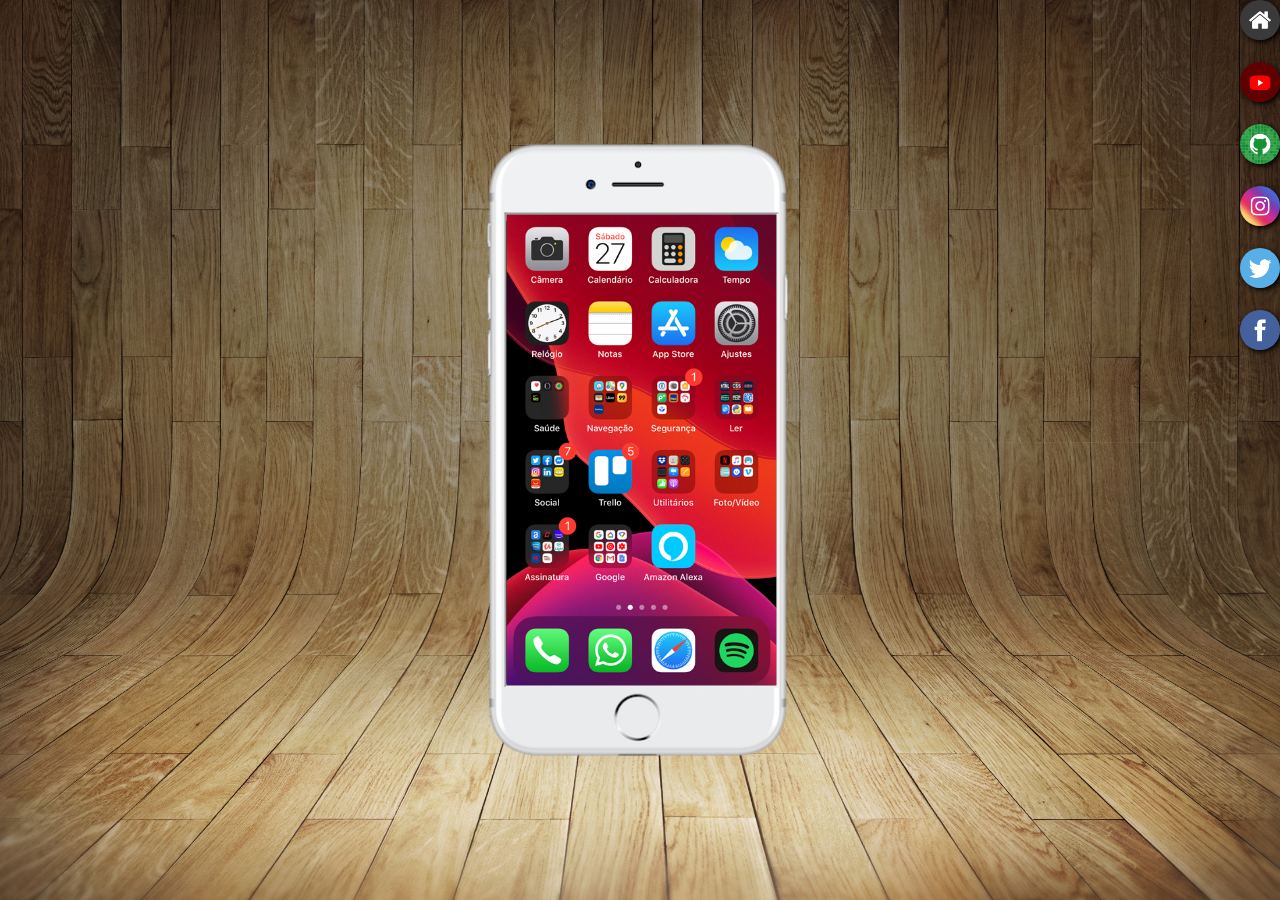
<file: index.html>
<!DOCTYPE html>
<html lang="pt-br">
<head>
    <meta charset="UTF-8">
    <meta name="viewport" content="width=device-width, initial-scale=1.0">
    <link rel="stylesheet" href="css/style.css">
    <link rel="shortcut icon" href="pact/favicon.ico" type="image/x-icon">
    <title>Projeto Redes Sociais</title>
</head>
<body>
    <main>
        <section id="telefone">
            <iframe src="home.html" name="tela" id="tela"></iframe>
        </section>
        <section id="redes-sociais">
            <a href="home.html" target="tela">
                <img src="pact/imagens/logo-home.jpg" alt=""></a> <br>
            <a href="yt.html" target="tela">
                <img src="pact/imagens/logo-youtube.jpg" alt=""></a><br>
            <a href="git.html" target="tela">
                <img src="pact/imagens/logo-github.jpg" alt=""></a><br>
            <a href="insta.html" target="tela">
                <img src="pact/imagens/logo-instagram.jpg" alt=""></a><br>
            <a href="x.html" target="tela">
                <img src="pact/imagens/logo-twitter.jpg" alt=""></a><br>
            <a href="face.html" target="tela">
                <img src="pact/imagens/logo-facebook.jpg" alt=""></a>
        </section>
    
    </main>
</body>
</html>
</file>
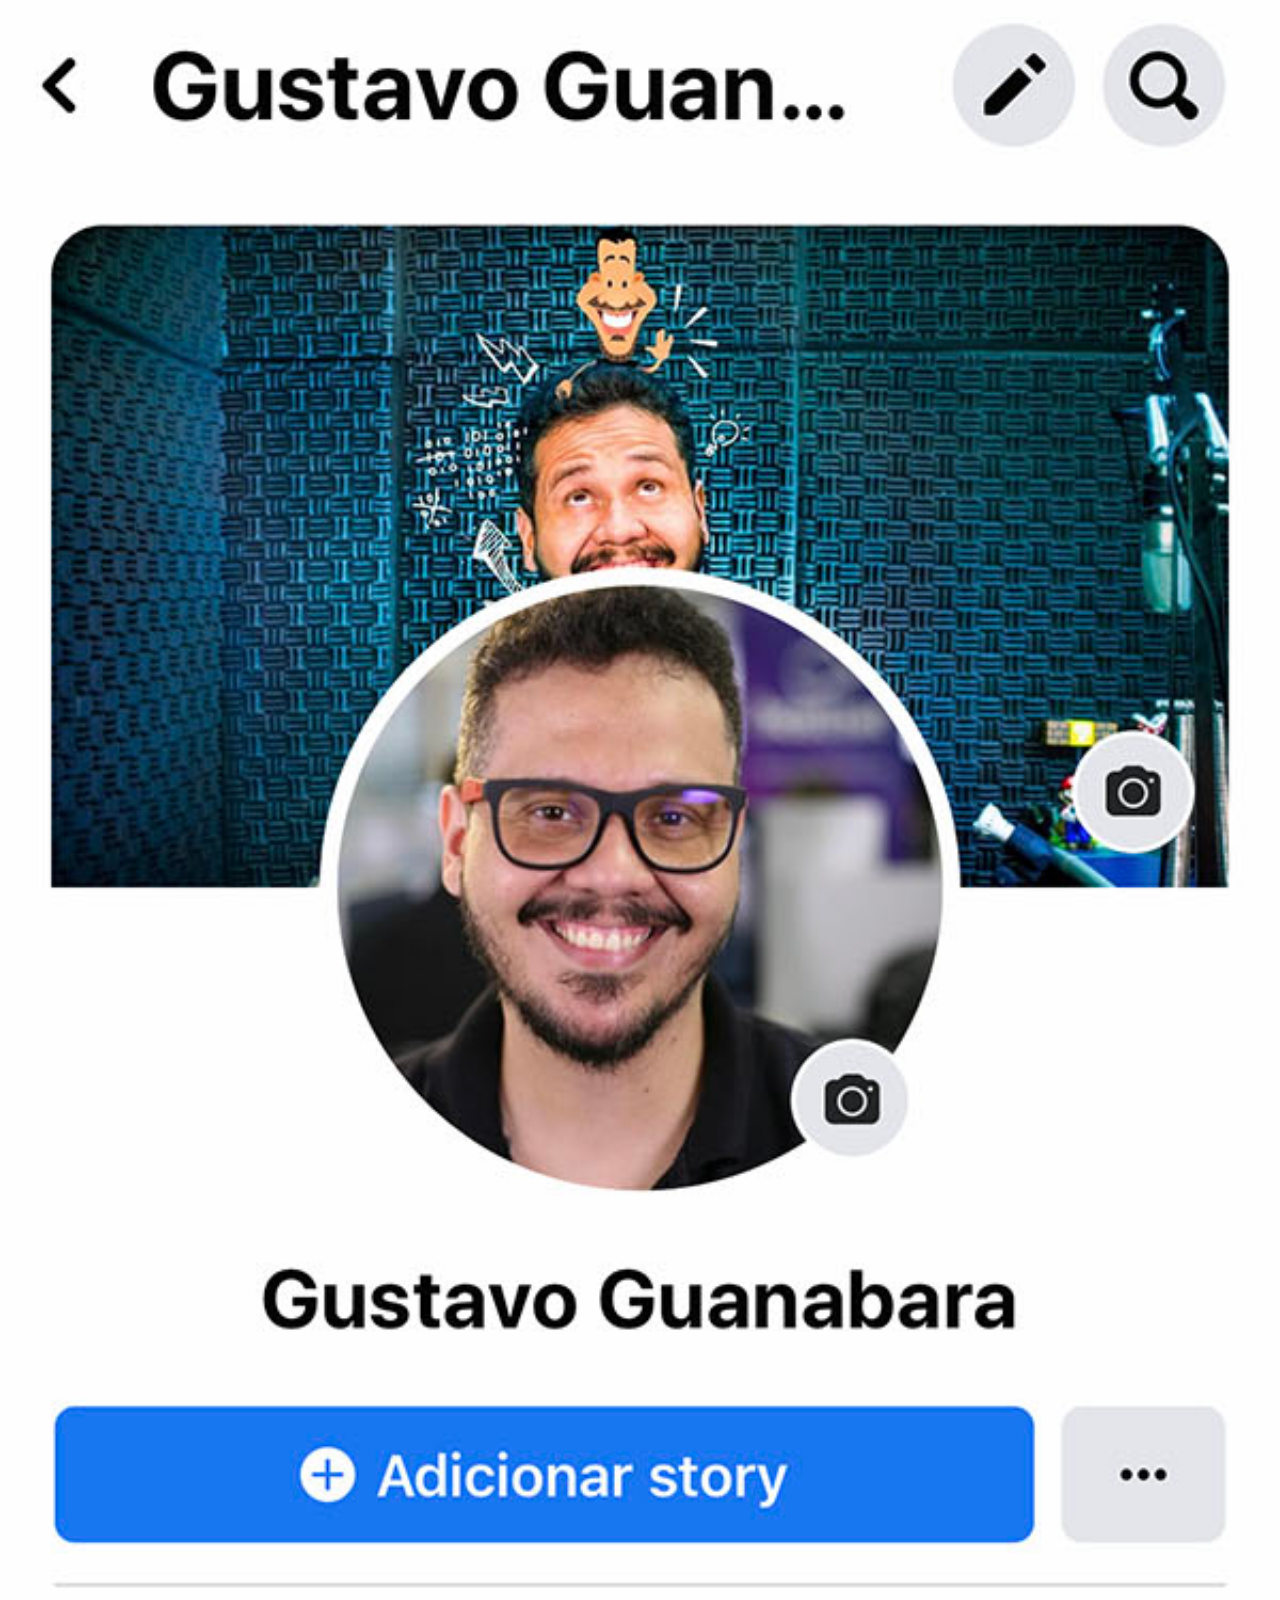
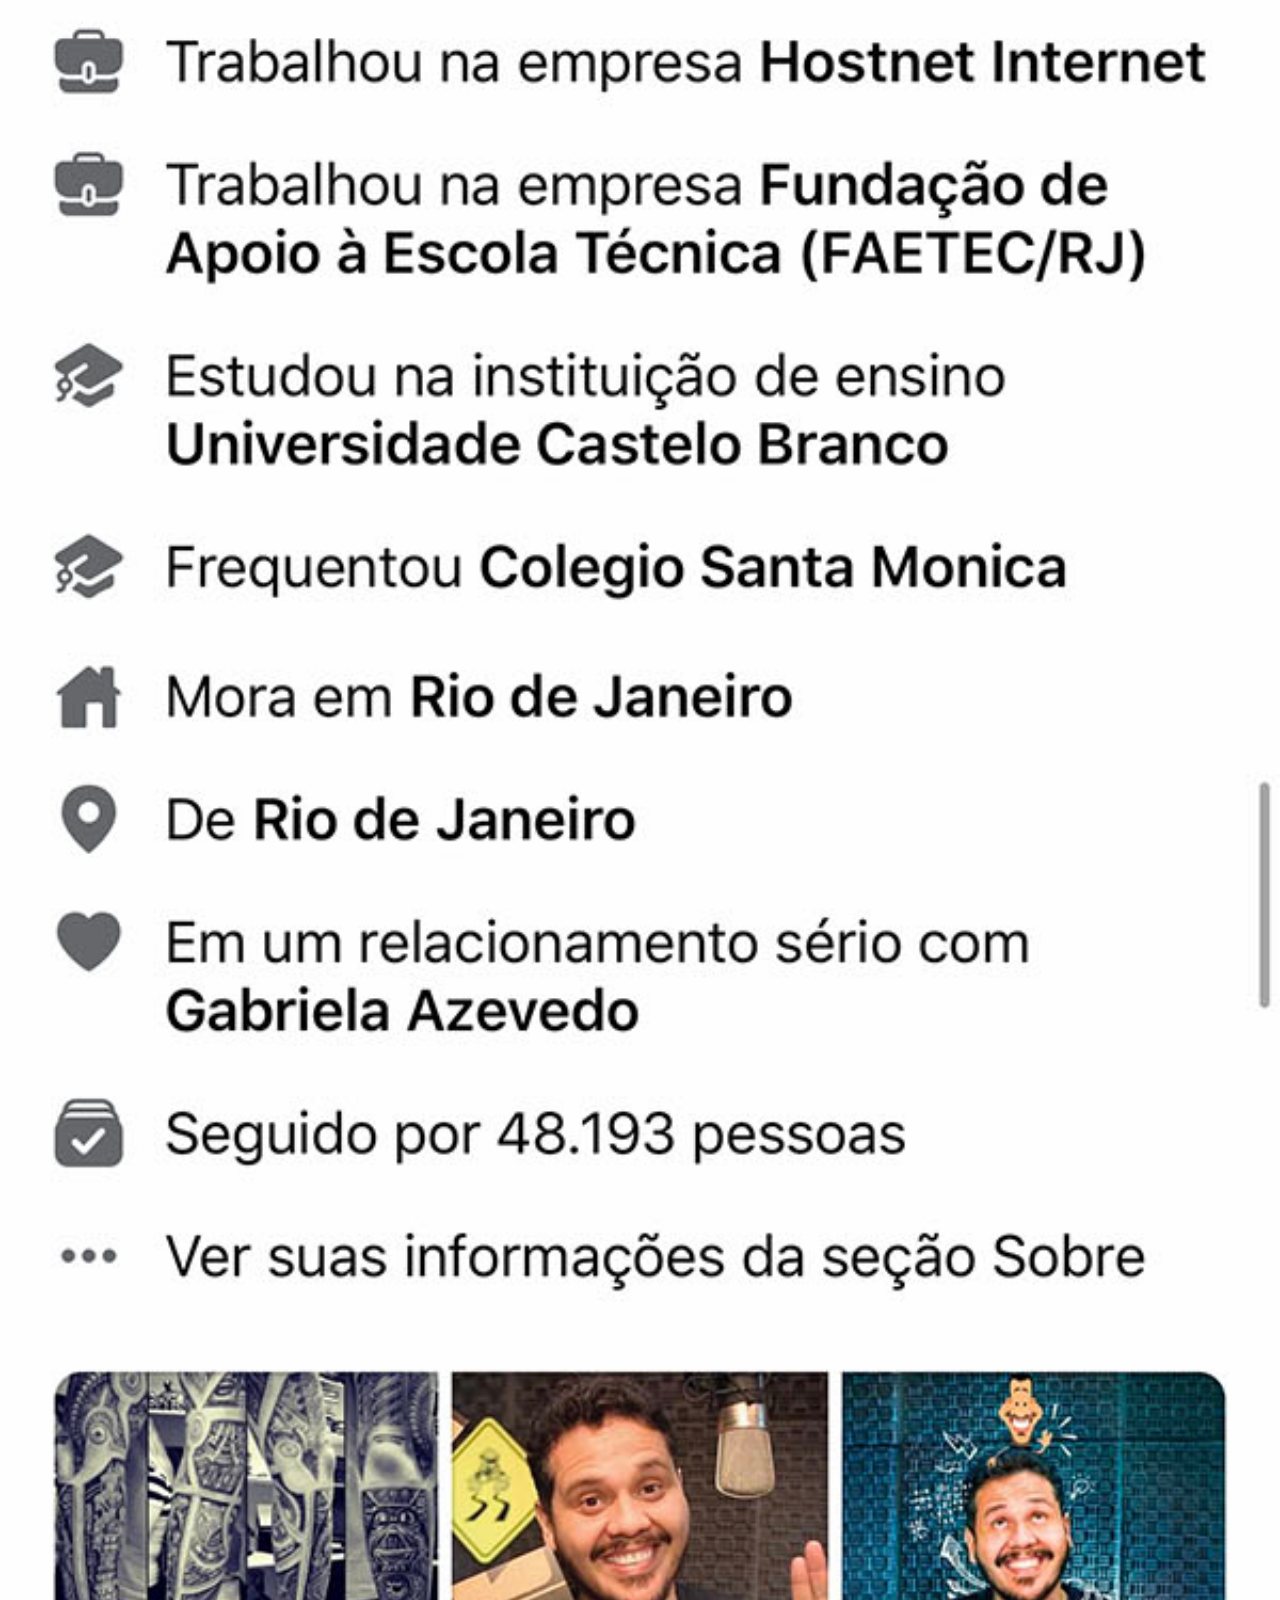
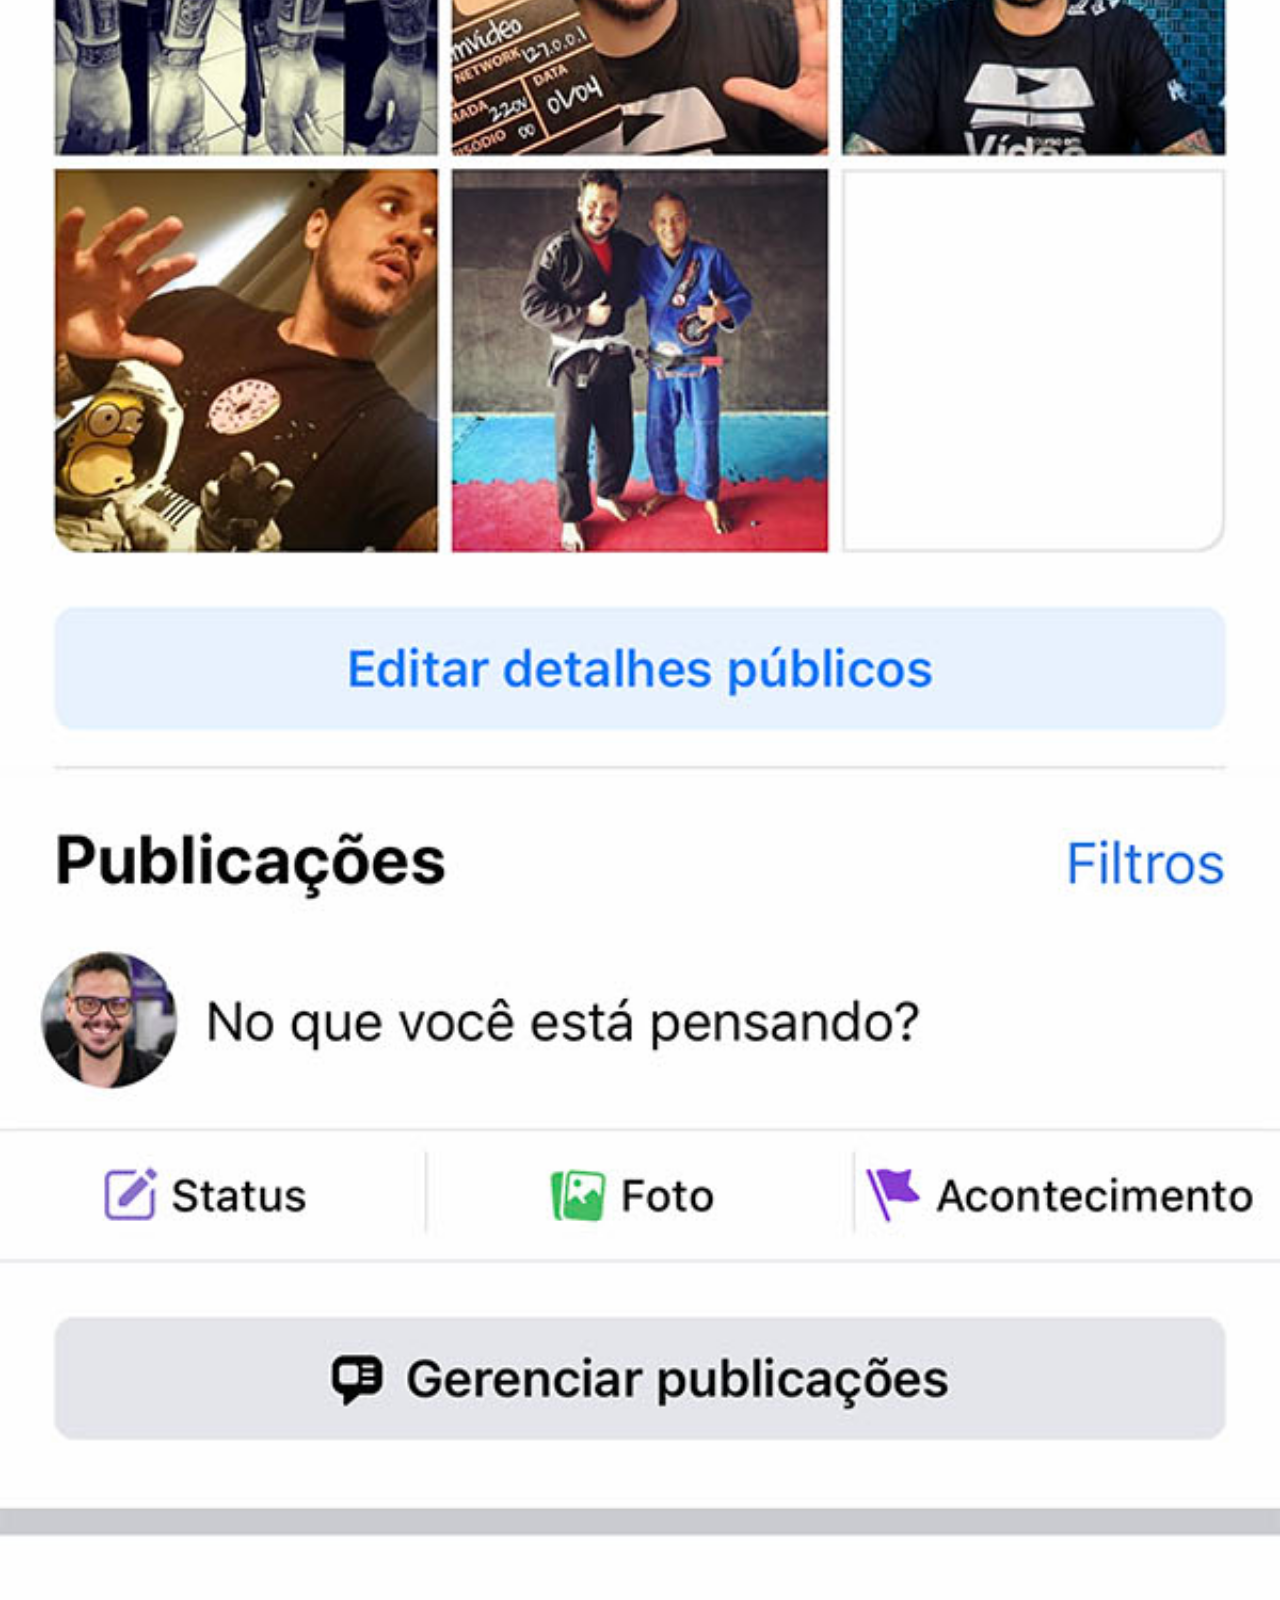
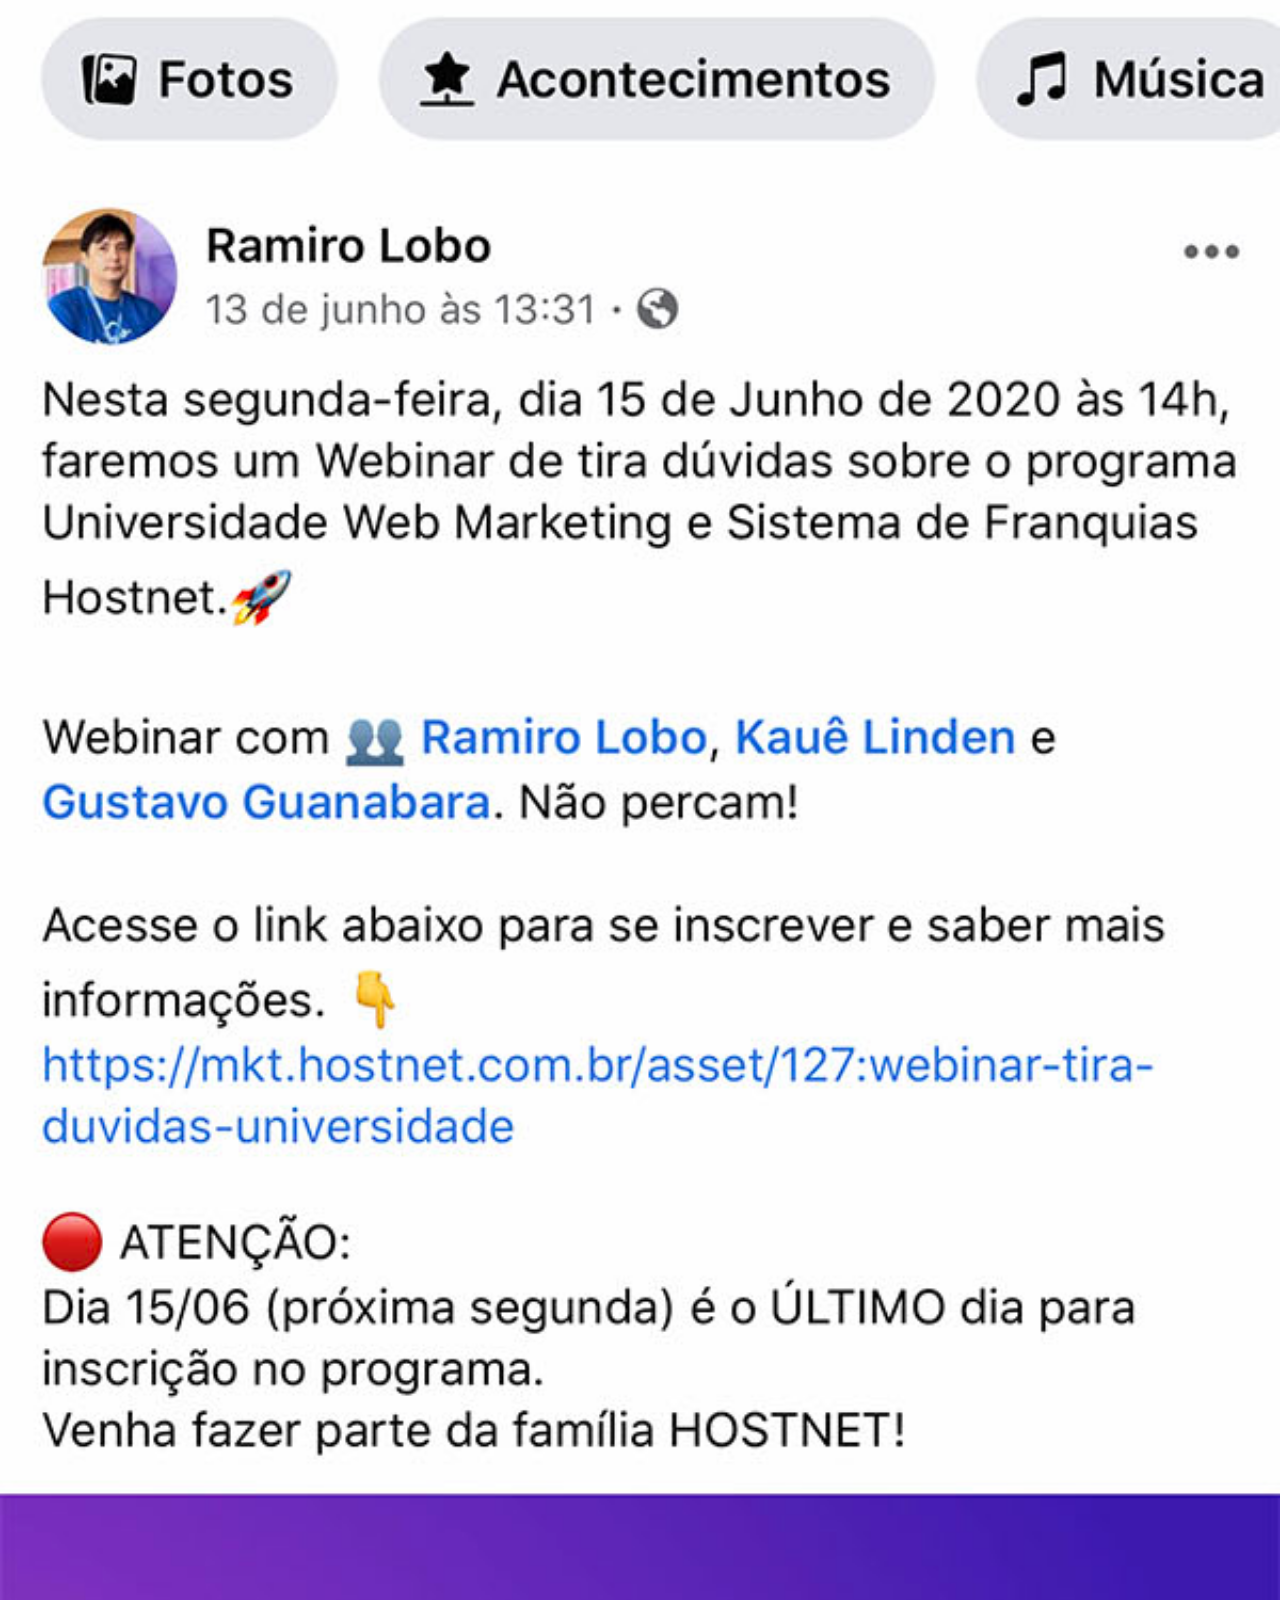
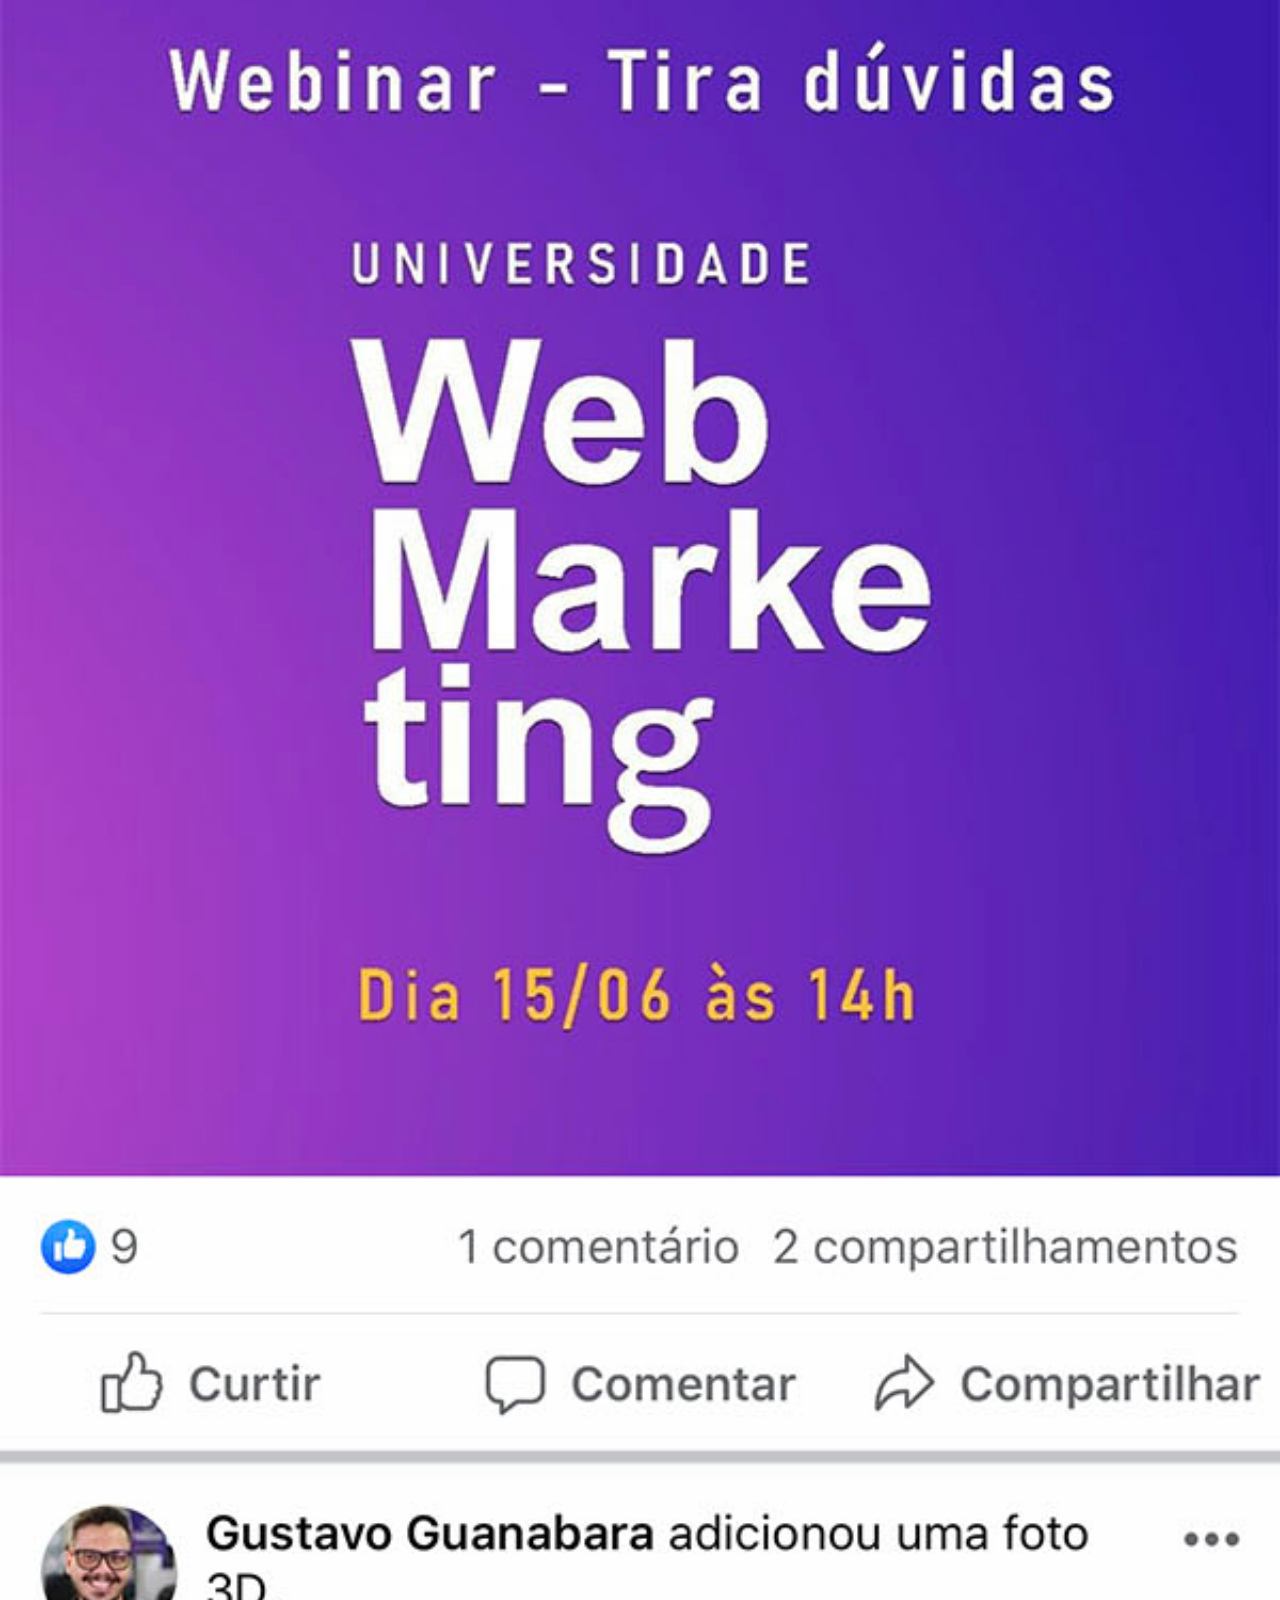
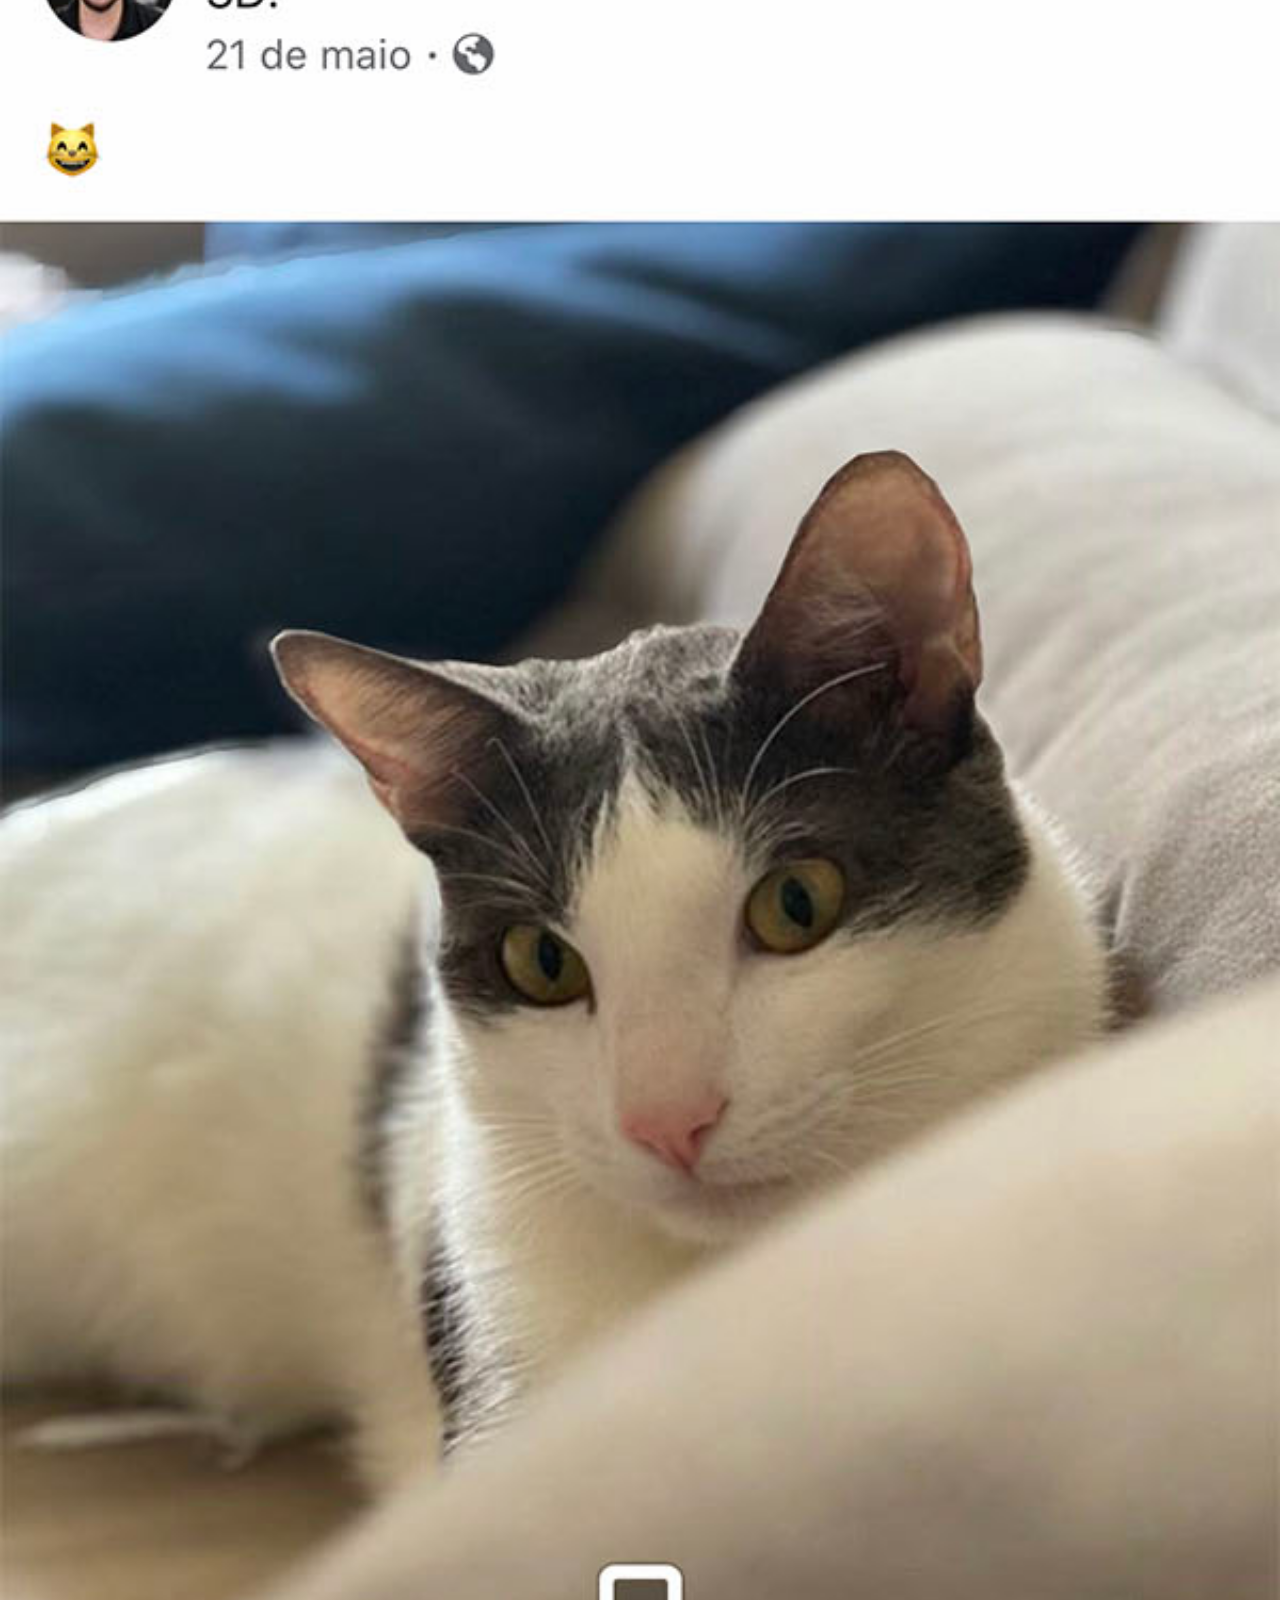
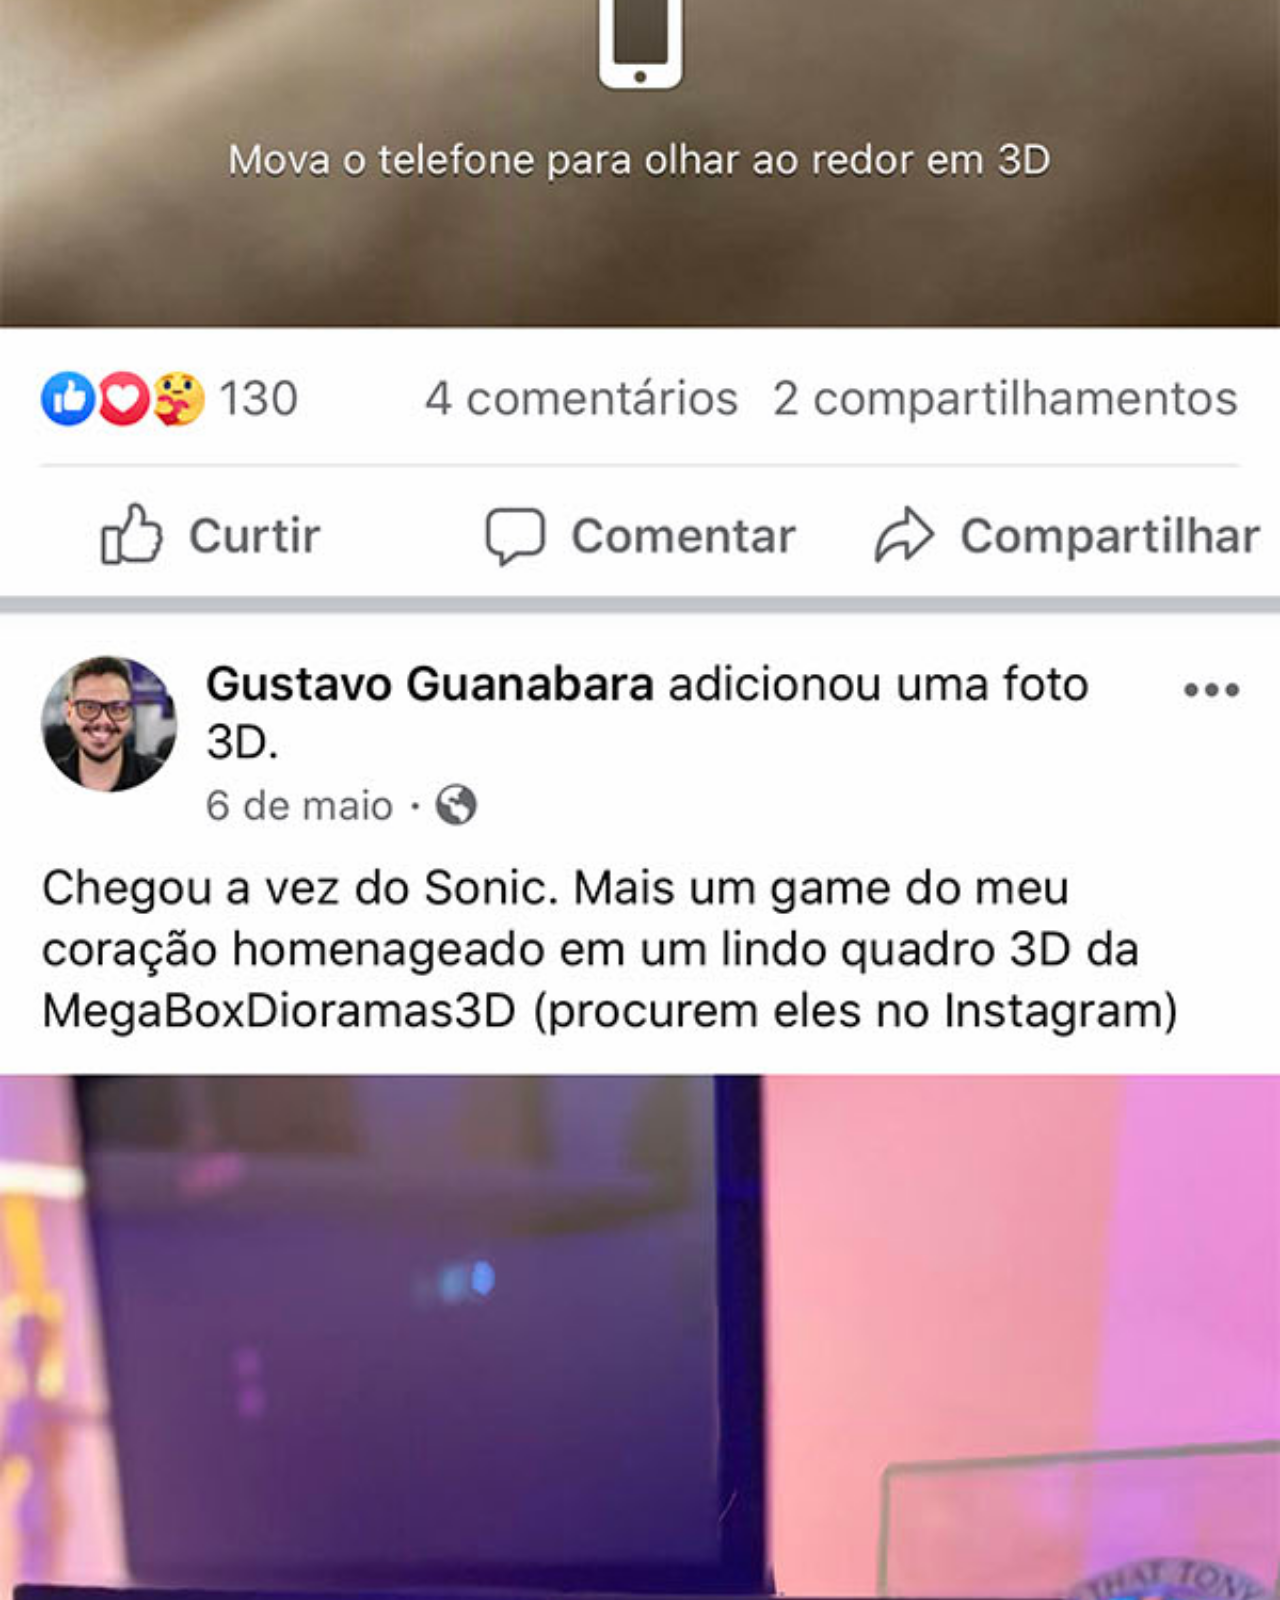
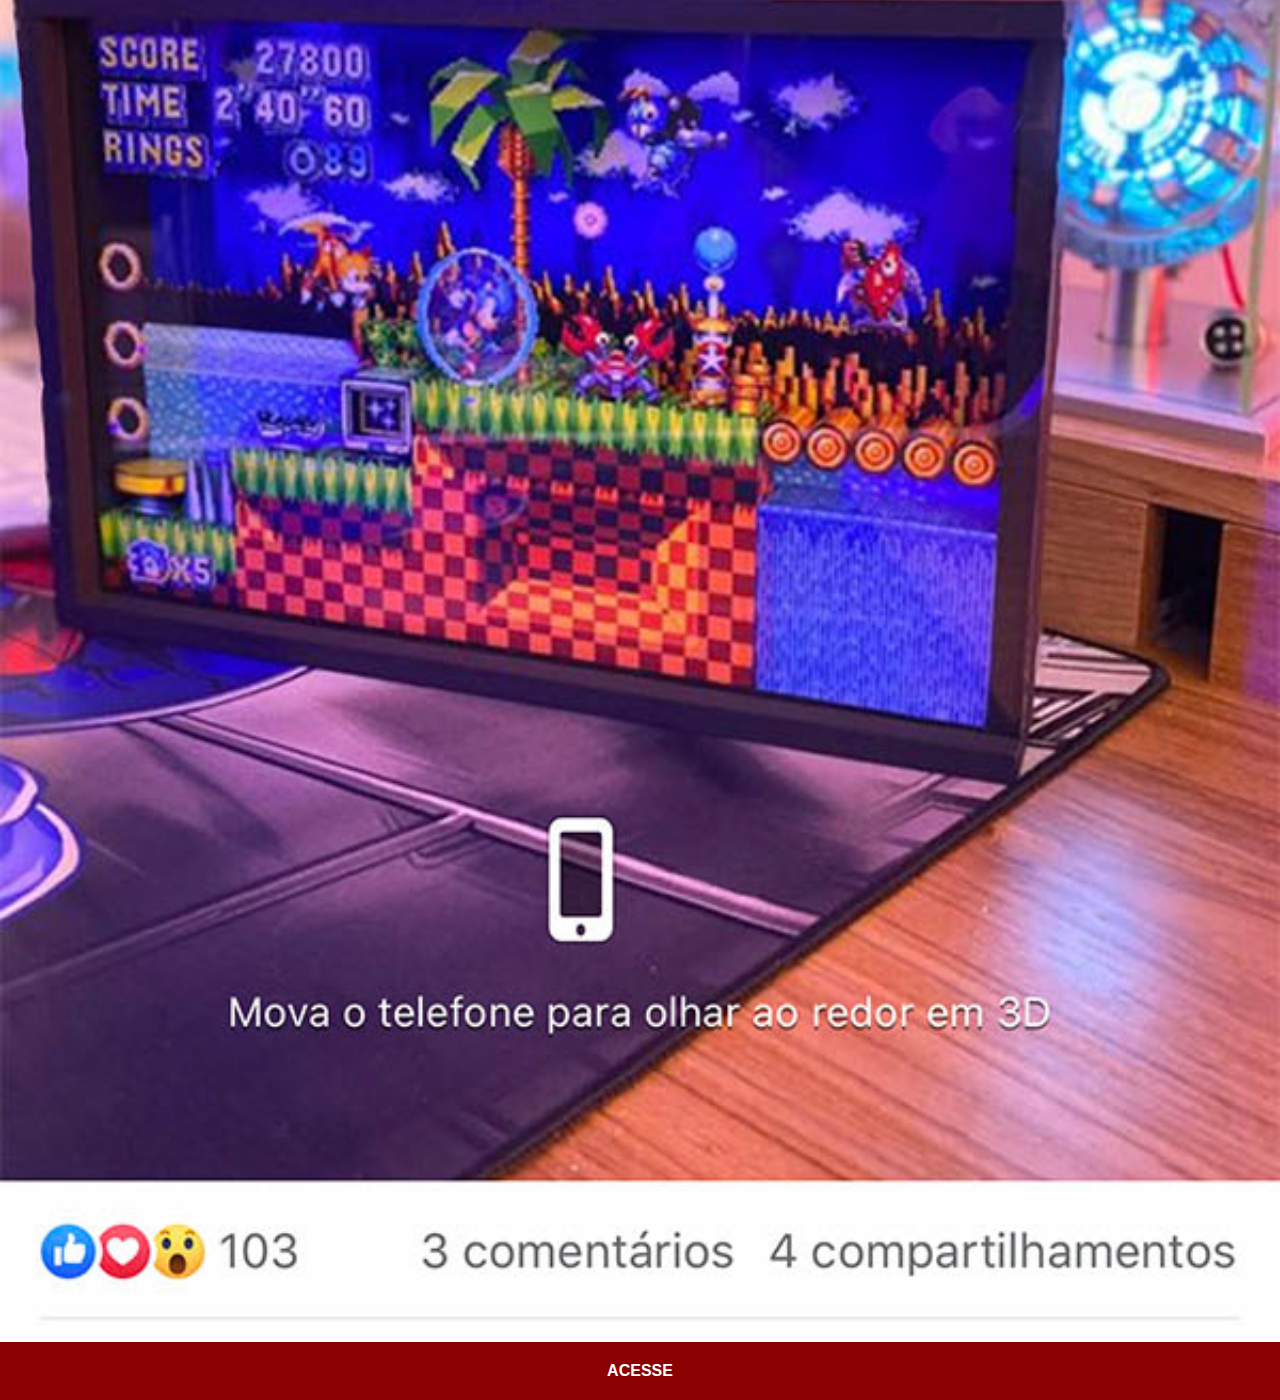
<file: face.html>
<!DOCTYPE html>
<html lang="en">
<head>
    <meta charset="UTF-8">
    <meta name="viewport" content="width=device-width, initial-scale=1.0">
    <link rel="stylesheet" href="estilos/sociais.css">
    <title>Document</title>
</head>
<body>
    <img src="pact/imagens/tela-facebook.jpg" alt="face">
    <a href="https://pt-br.facebook.com/">ACESSE</a>
</body>
</html>
</file>
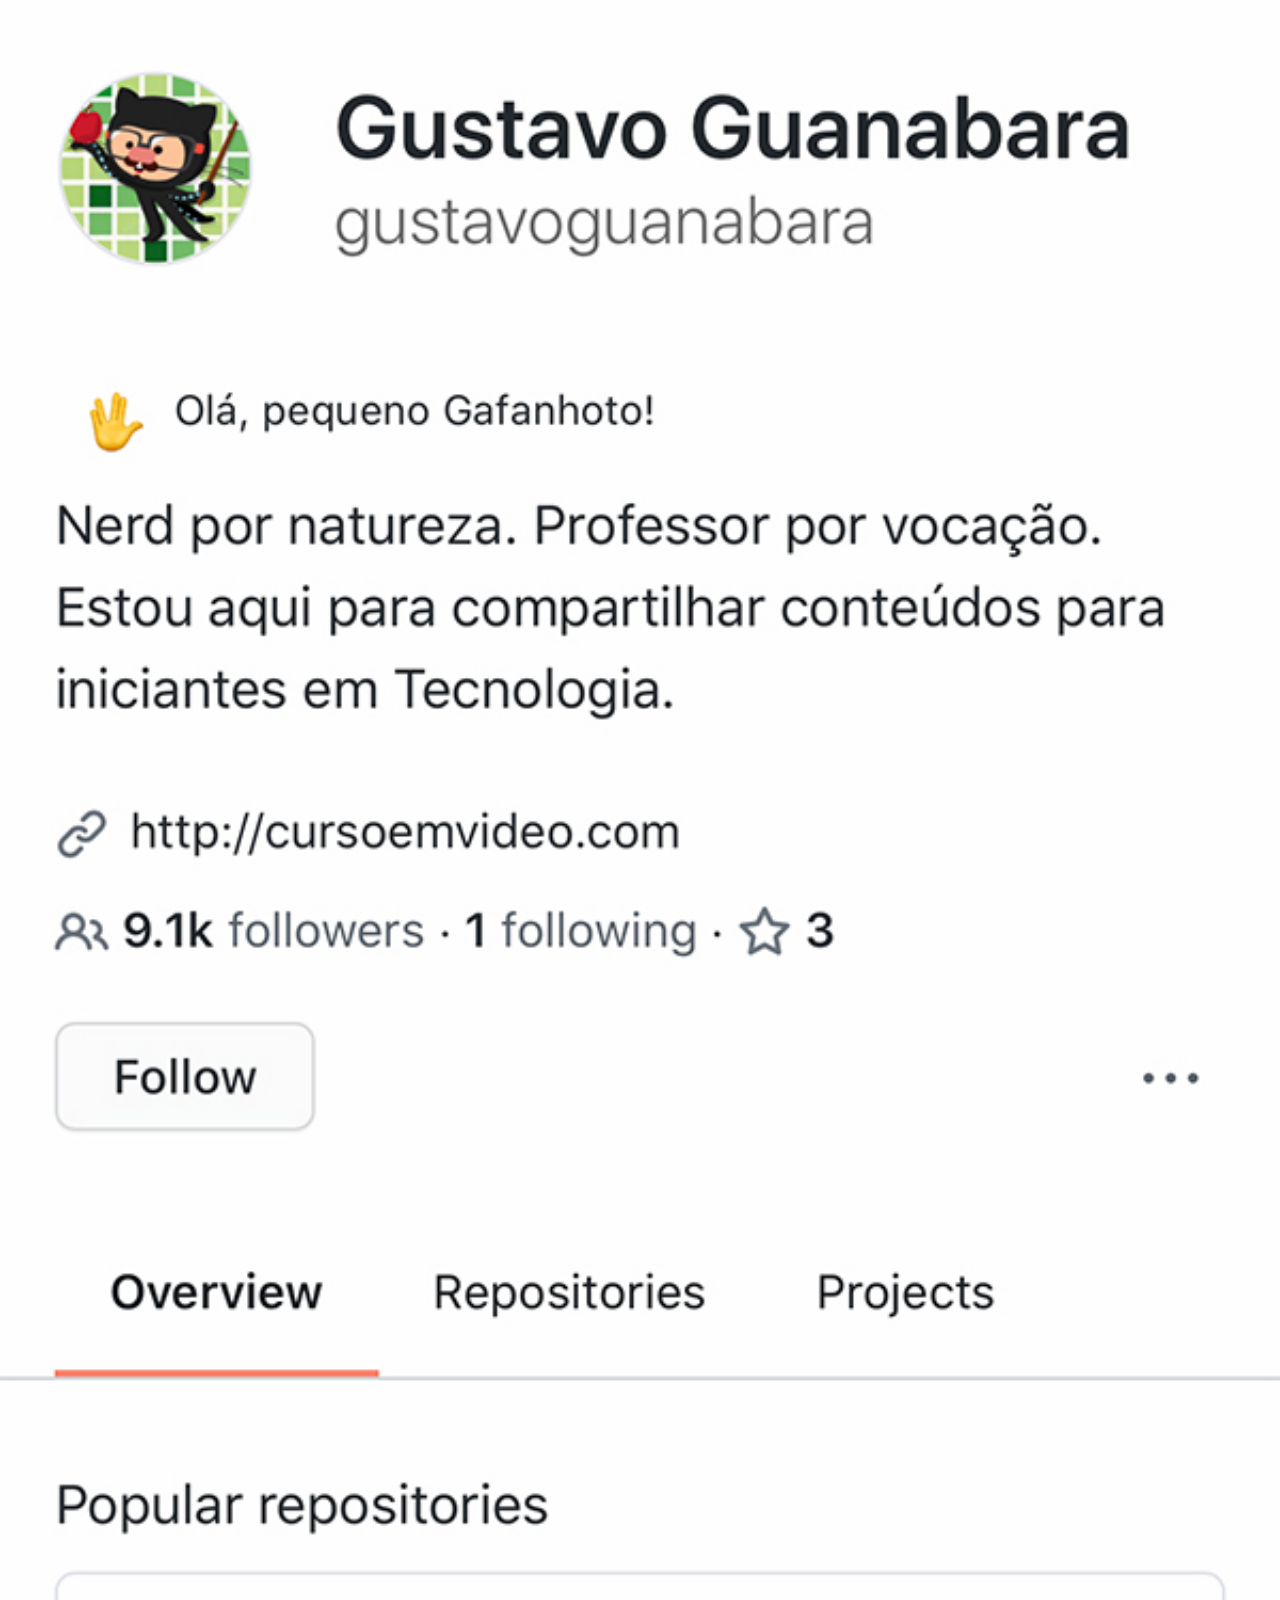
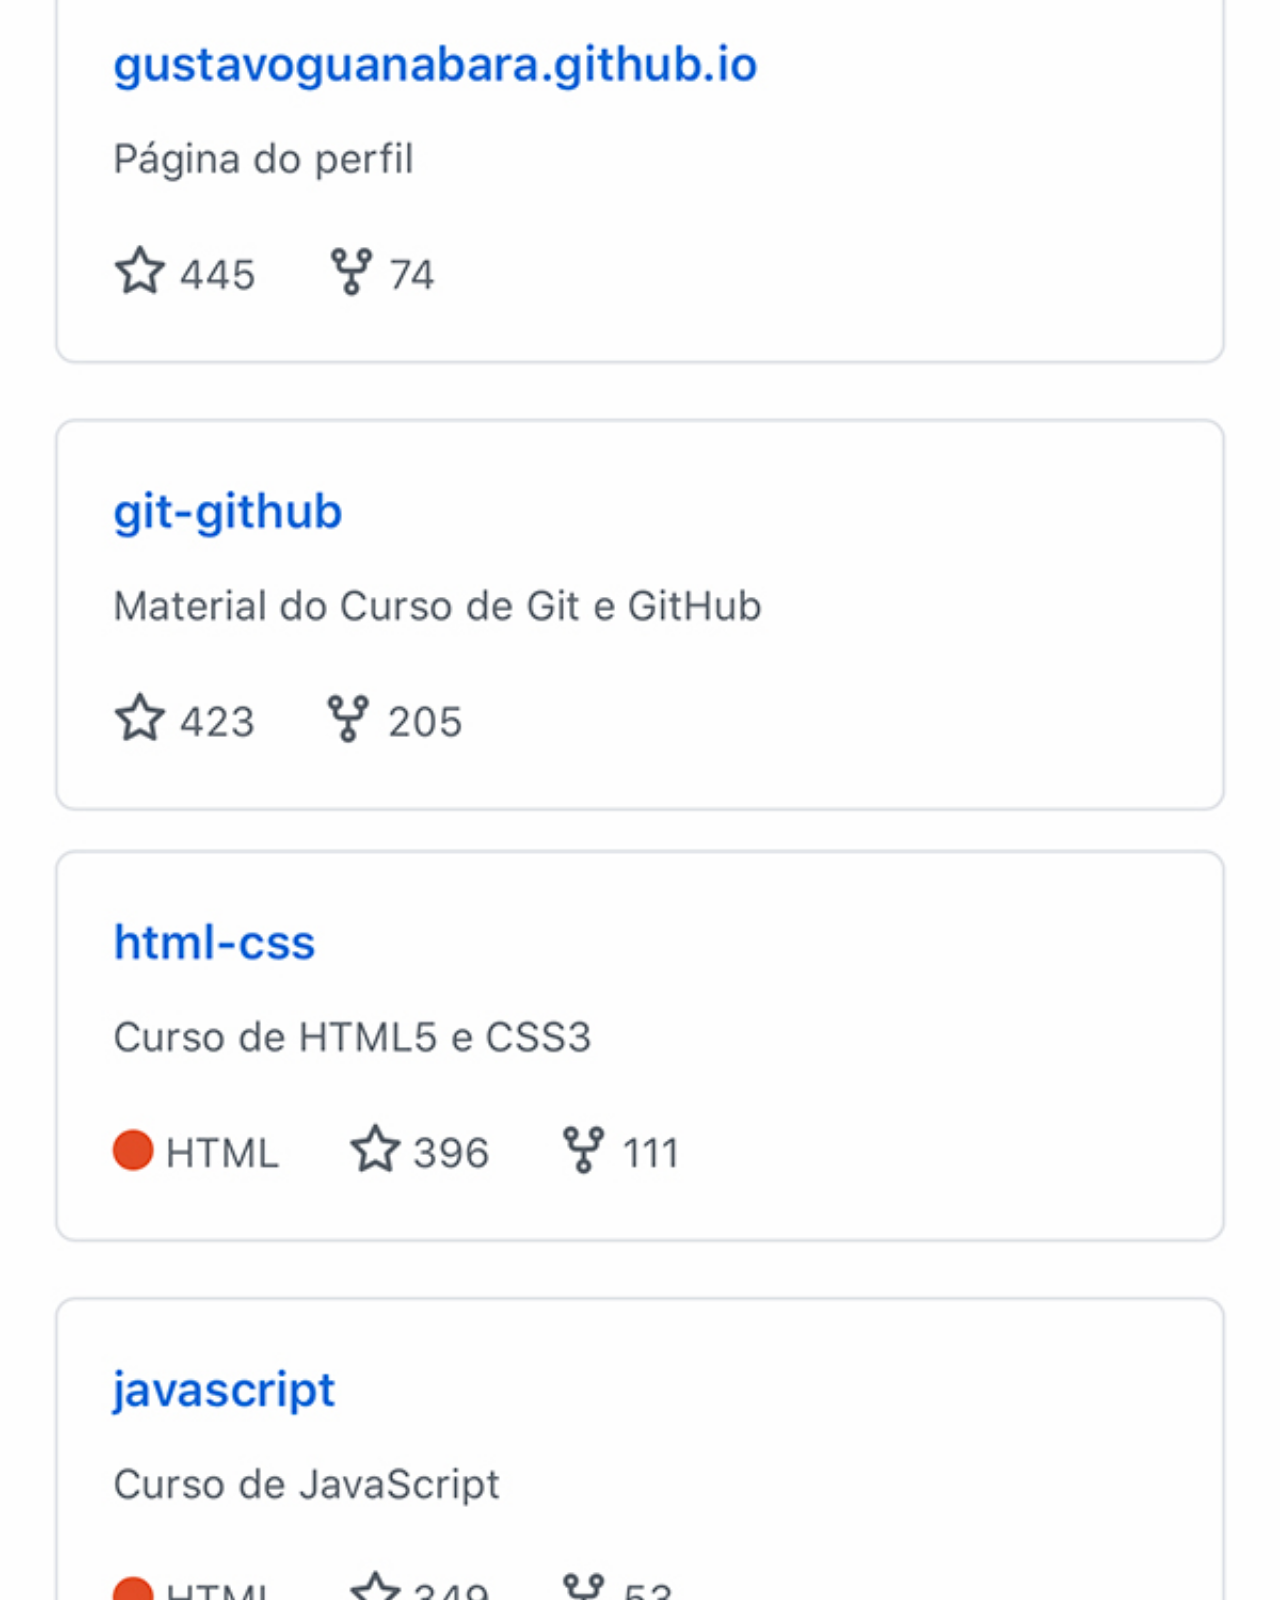
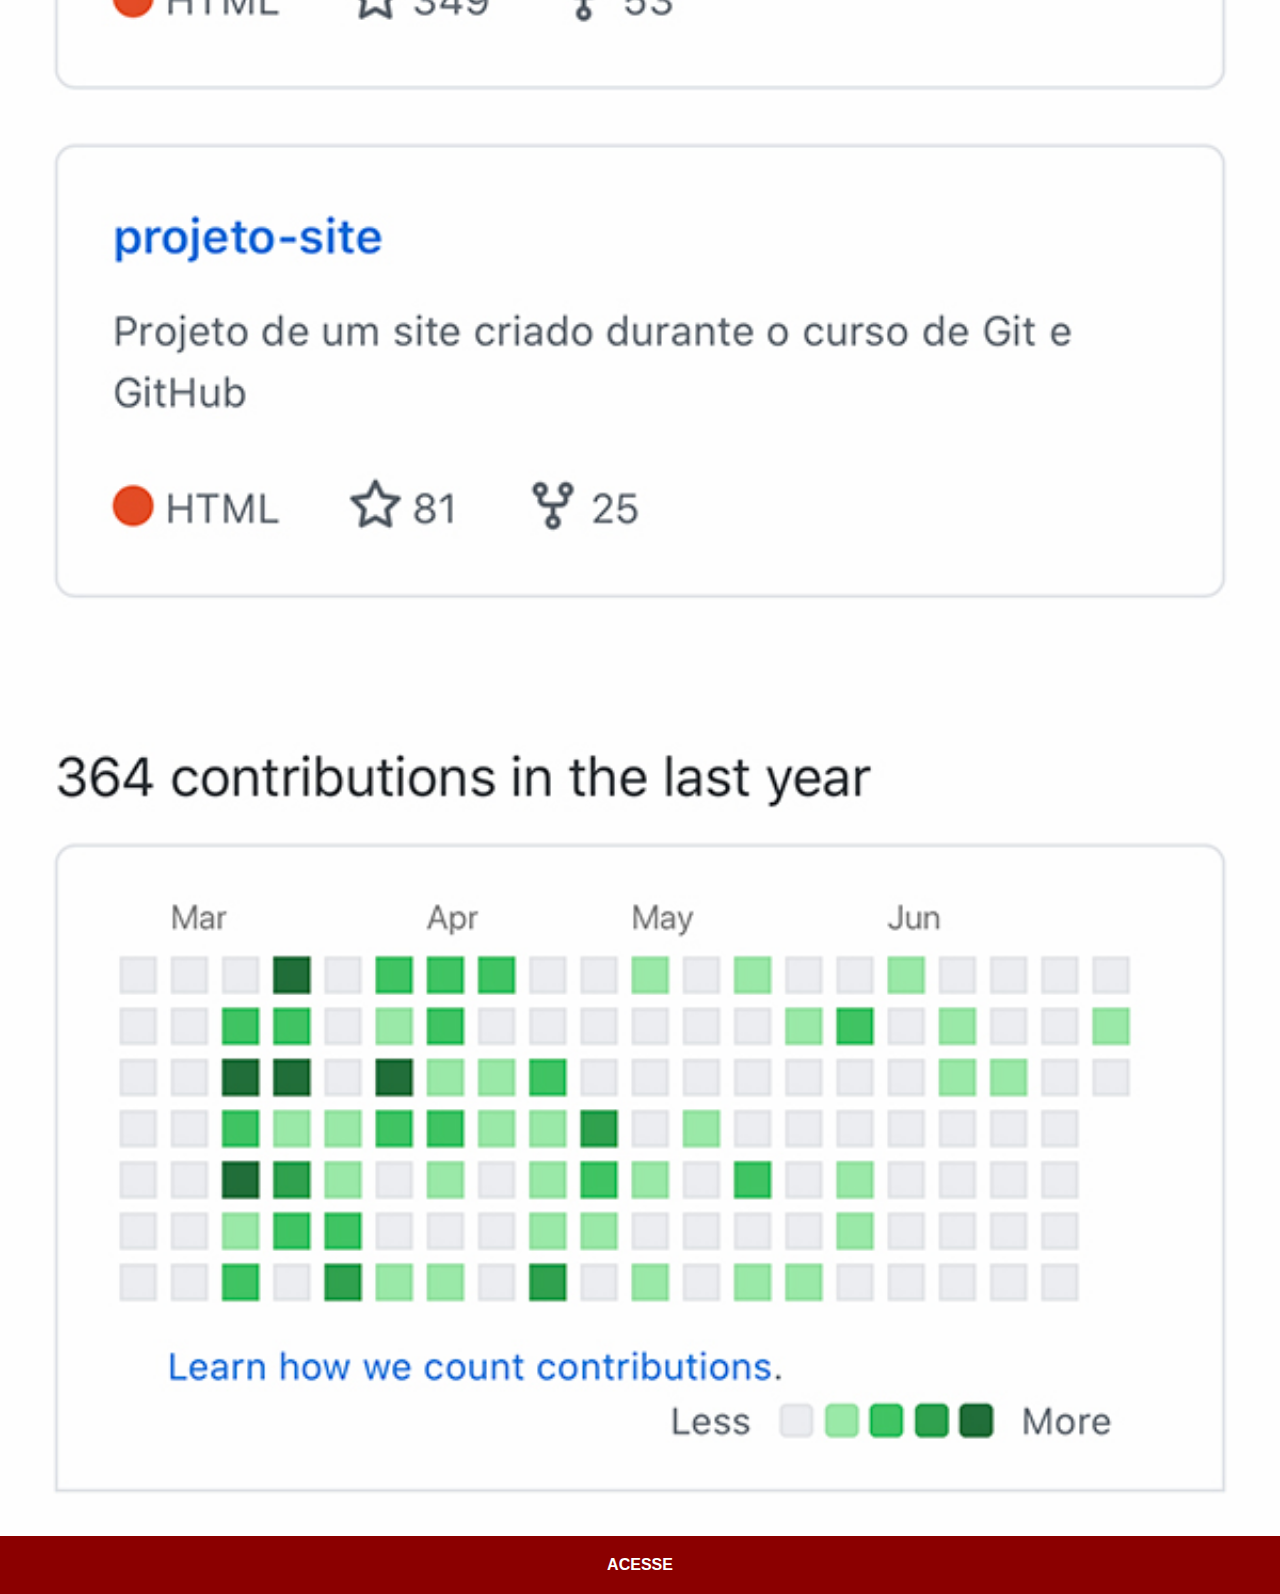
<file: git.html>
<!DOCTYPE html>
<html lang="en">
<head>
    <meta charset="UTF-8">
    <meta name="viewport" content="width=device-width, initial-scale=1.0">
    <link rel="stylesheet" href="estilos/sociais.css">
    <title>git</title>
</head>
<body>
    <img src="pact/imagens/tela-github.jpg" alt="">
    <a href="https://github.com/samp-7" target="_blank">ACESSE</a>
</body>
</html>
</file>
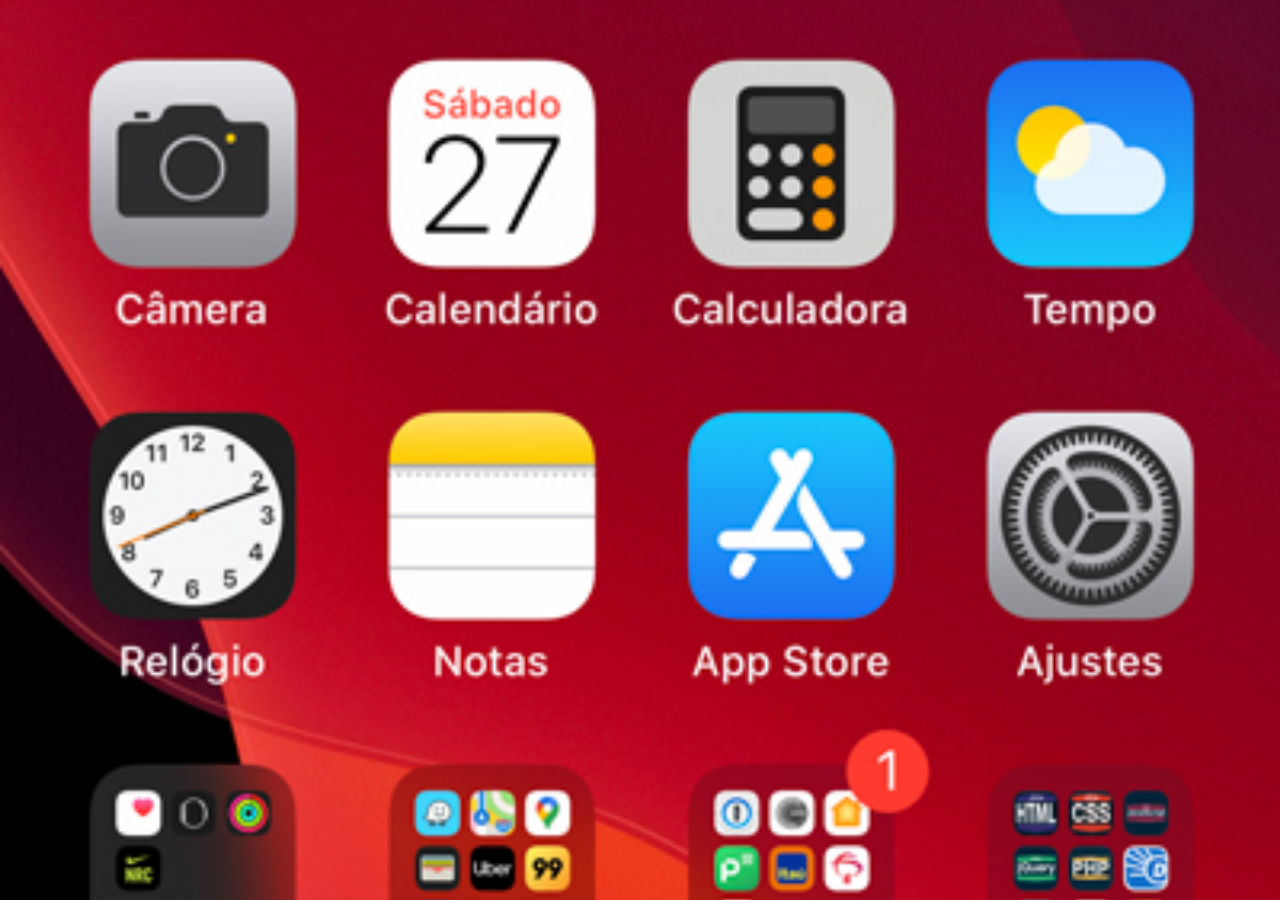
<file: home.html>
<!DOCTYPE html>
<html lang="pt-br">
<head>
    <meta charset="UTF-8">
    <meta name="viewport" content="width=device-width, initial-scale=1.0">
    <title>Home</title>
    <style>
        * {
            margin: 0px;
            padding: 0px;
        }

        body {
            width: 100vw;
            height: 100vh;
            background: black url('pact/imagens/tela-home.jpg') no-repeat top center;
            background-size: cover;
        }
    </style>
</head>
<body>
    
</body>
</html>
</file>
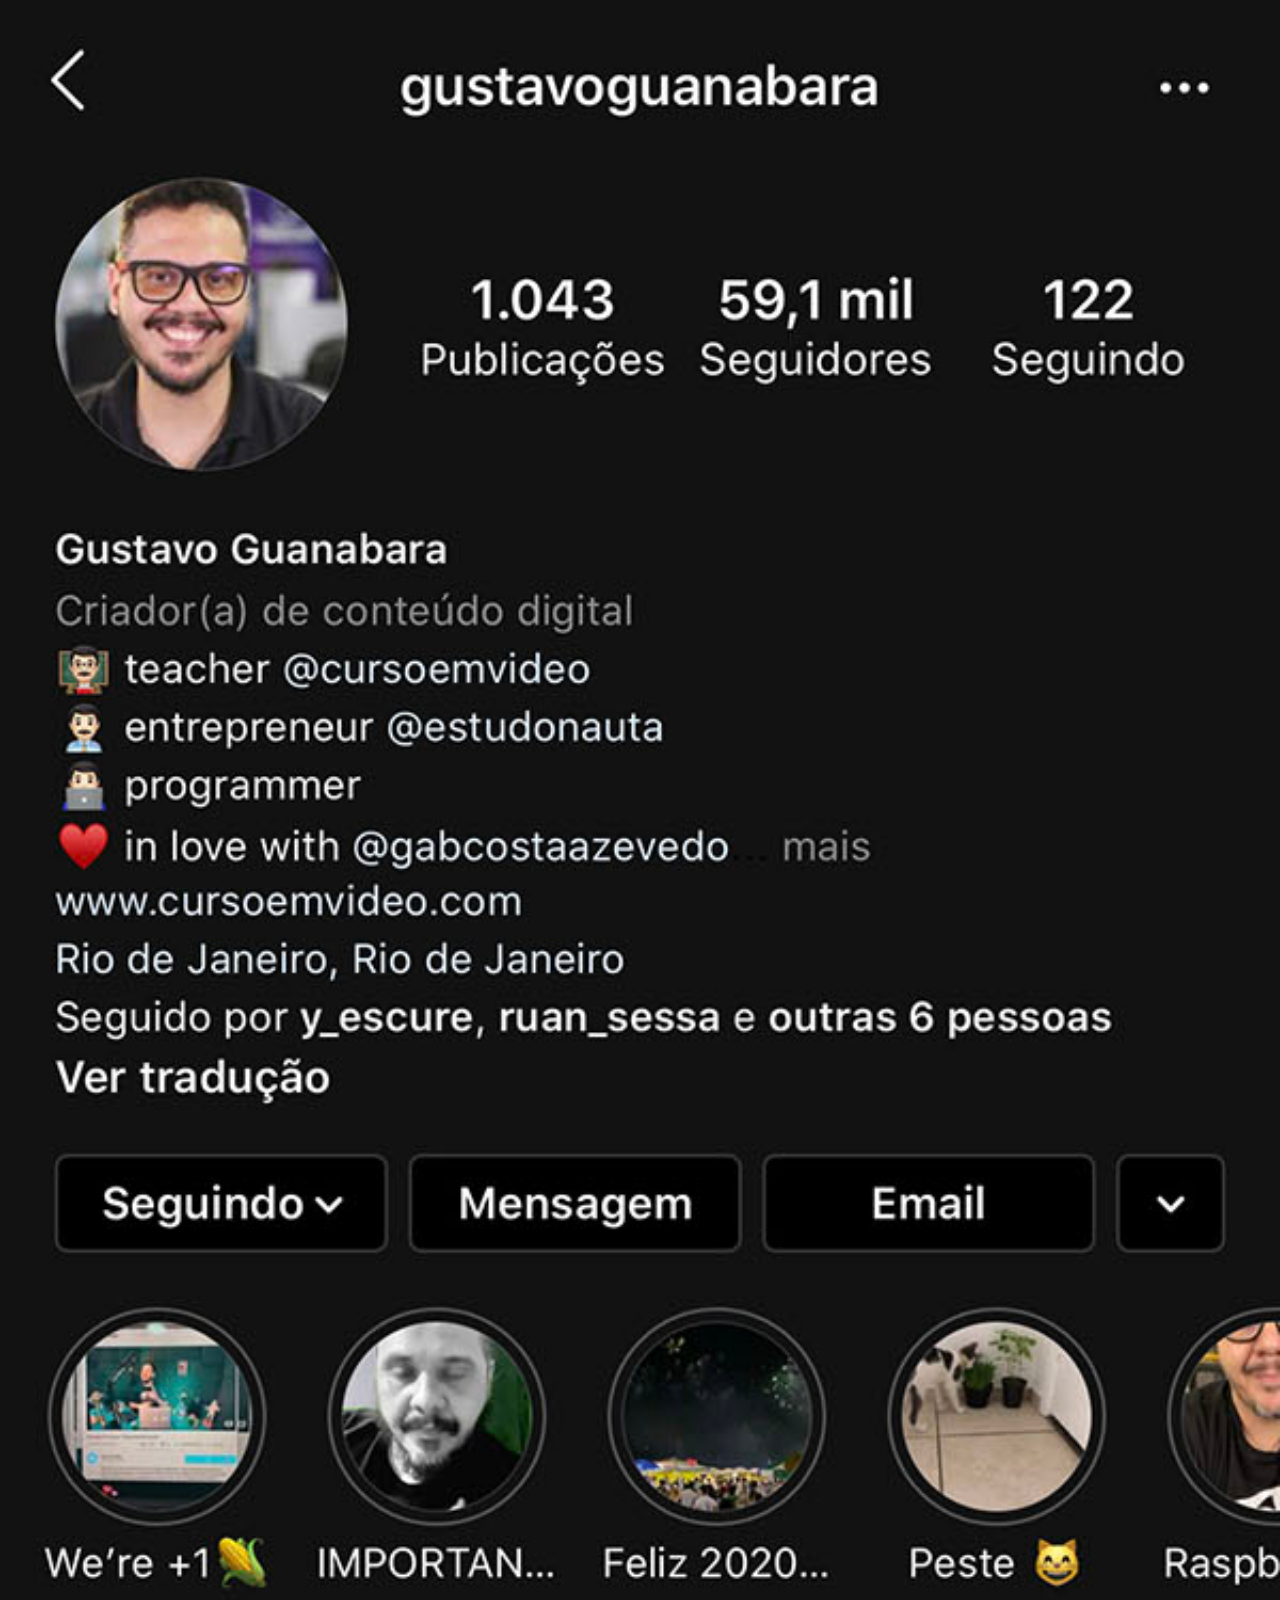
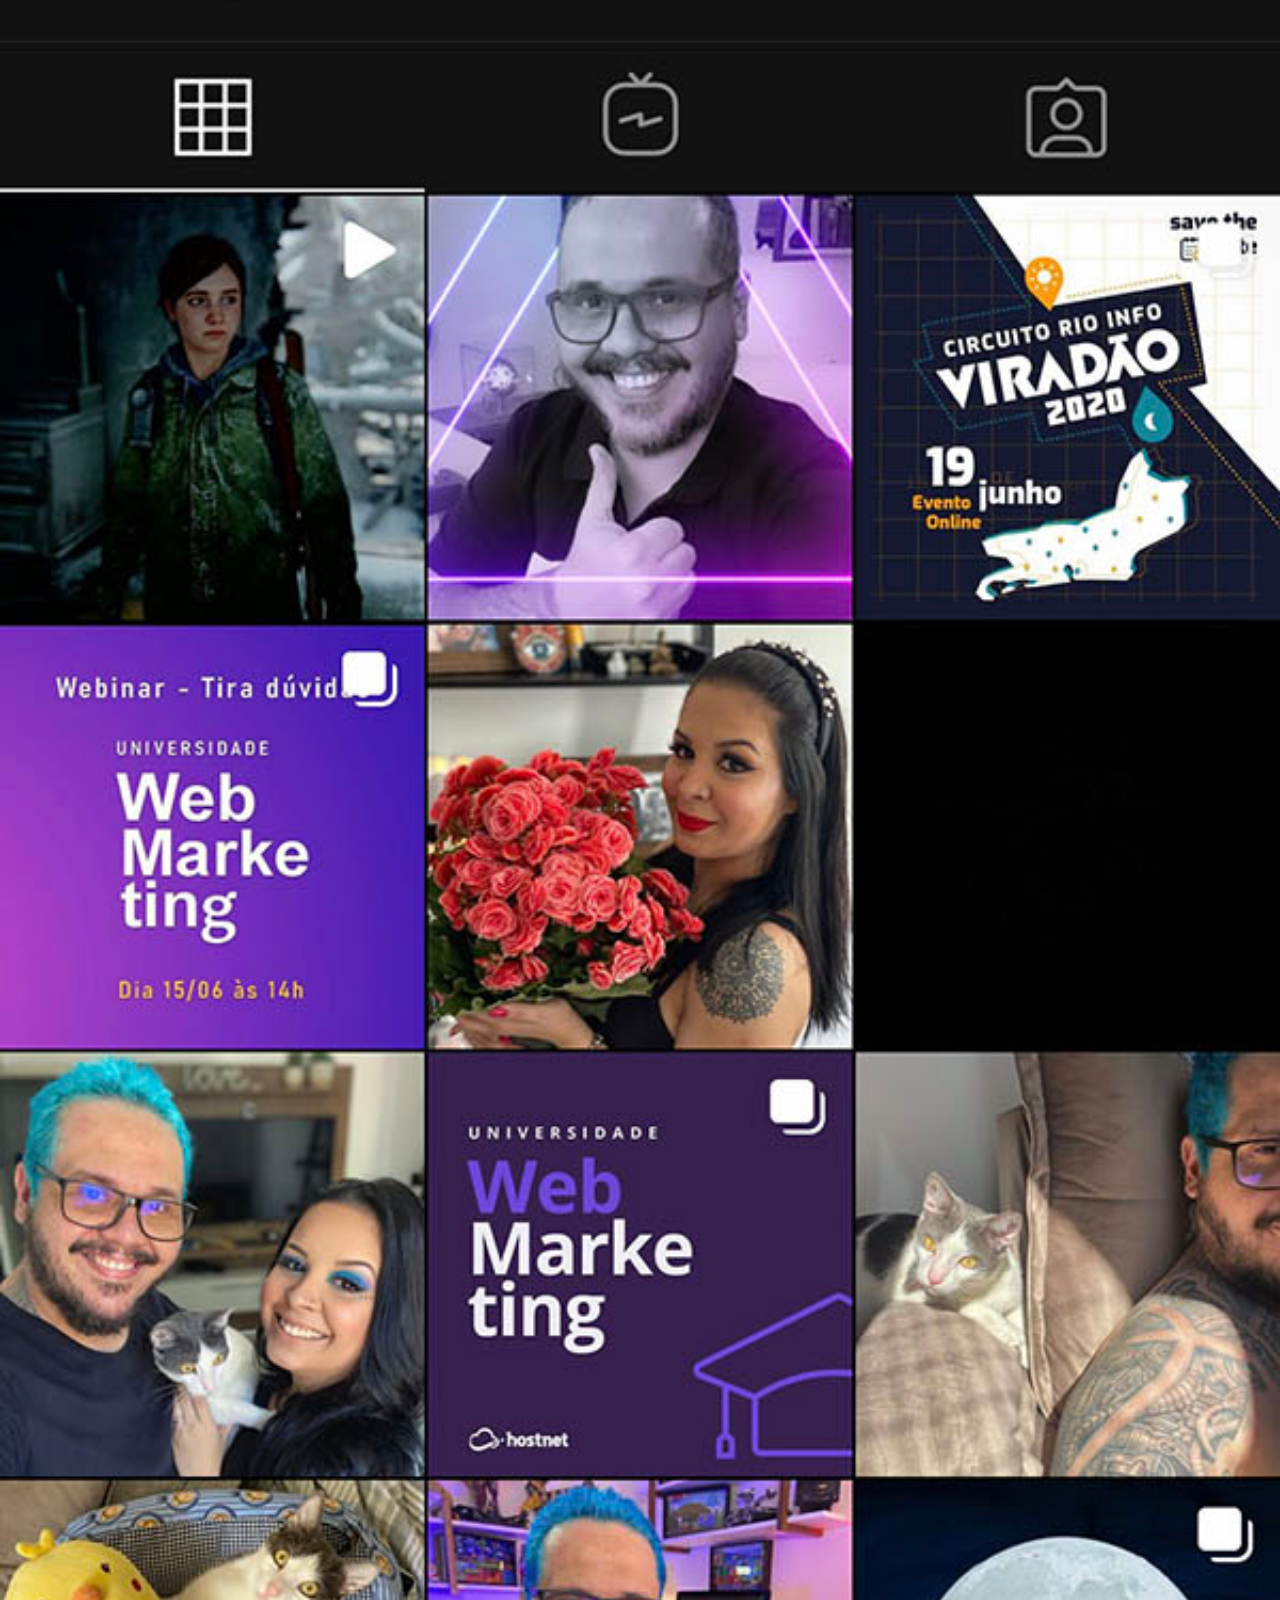
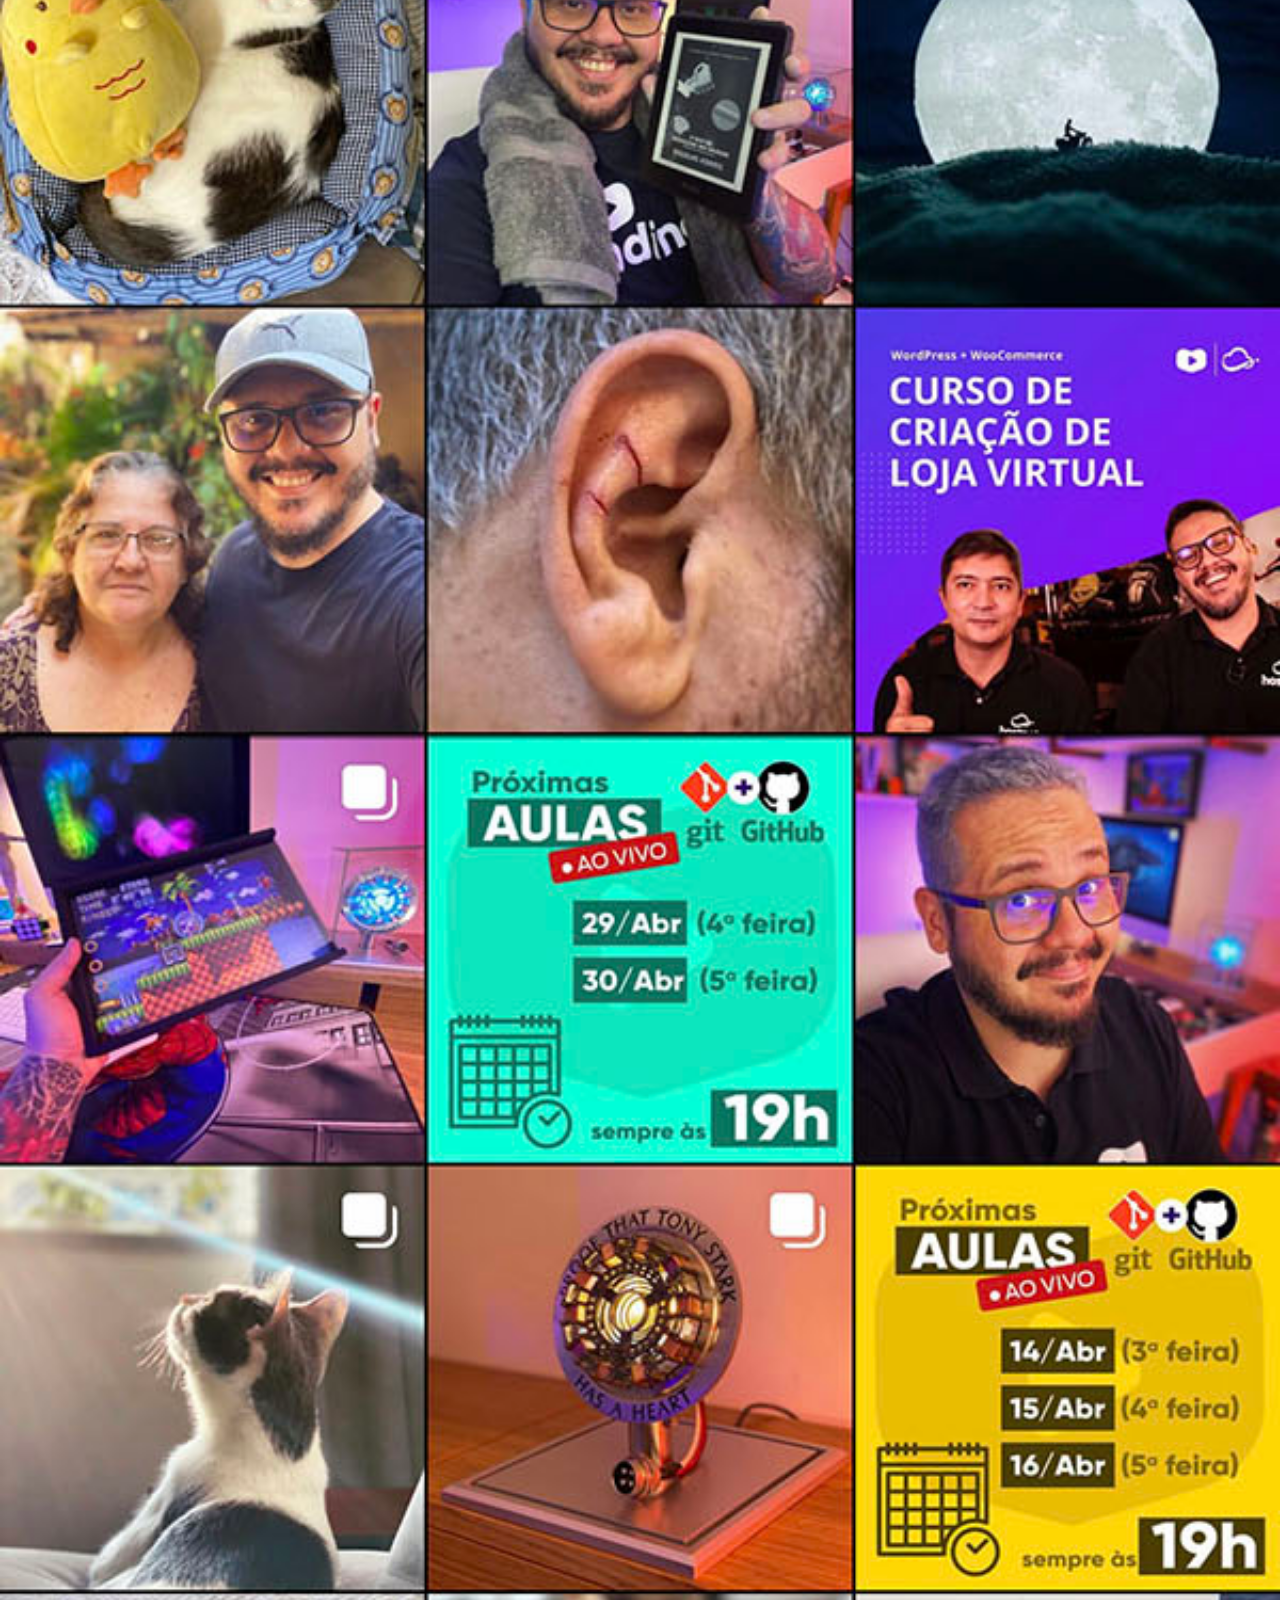
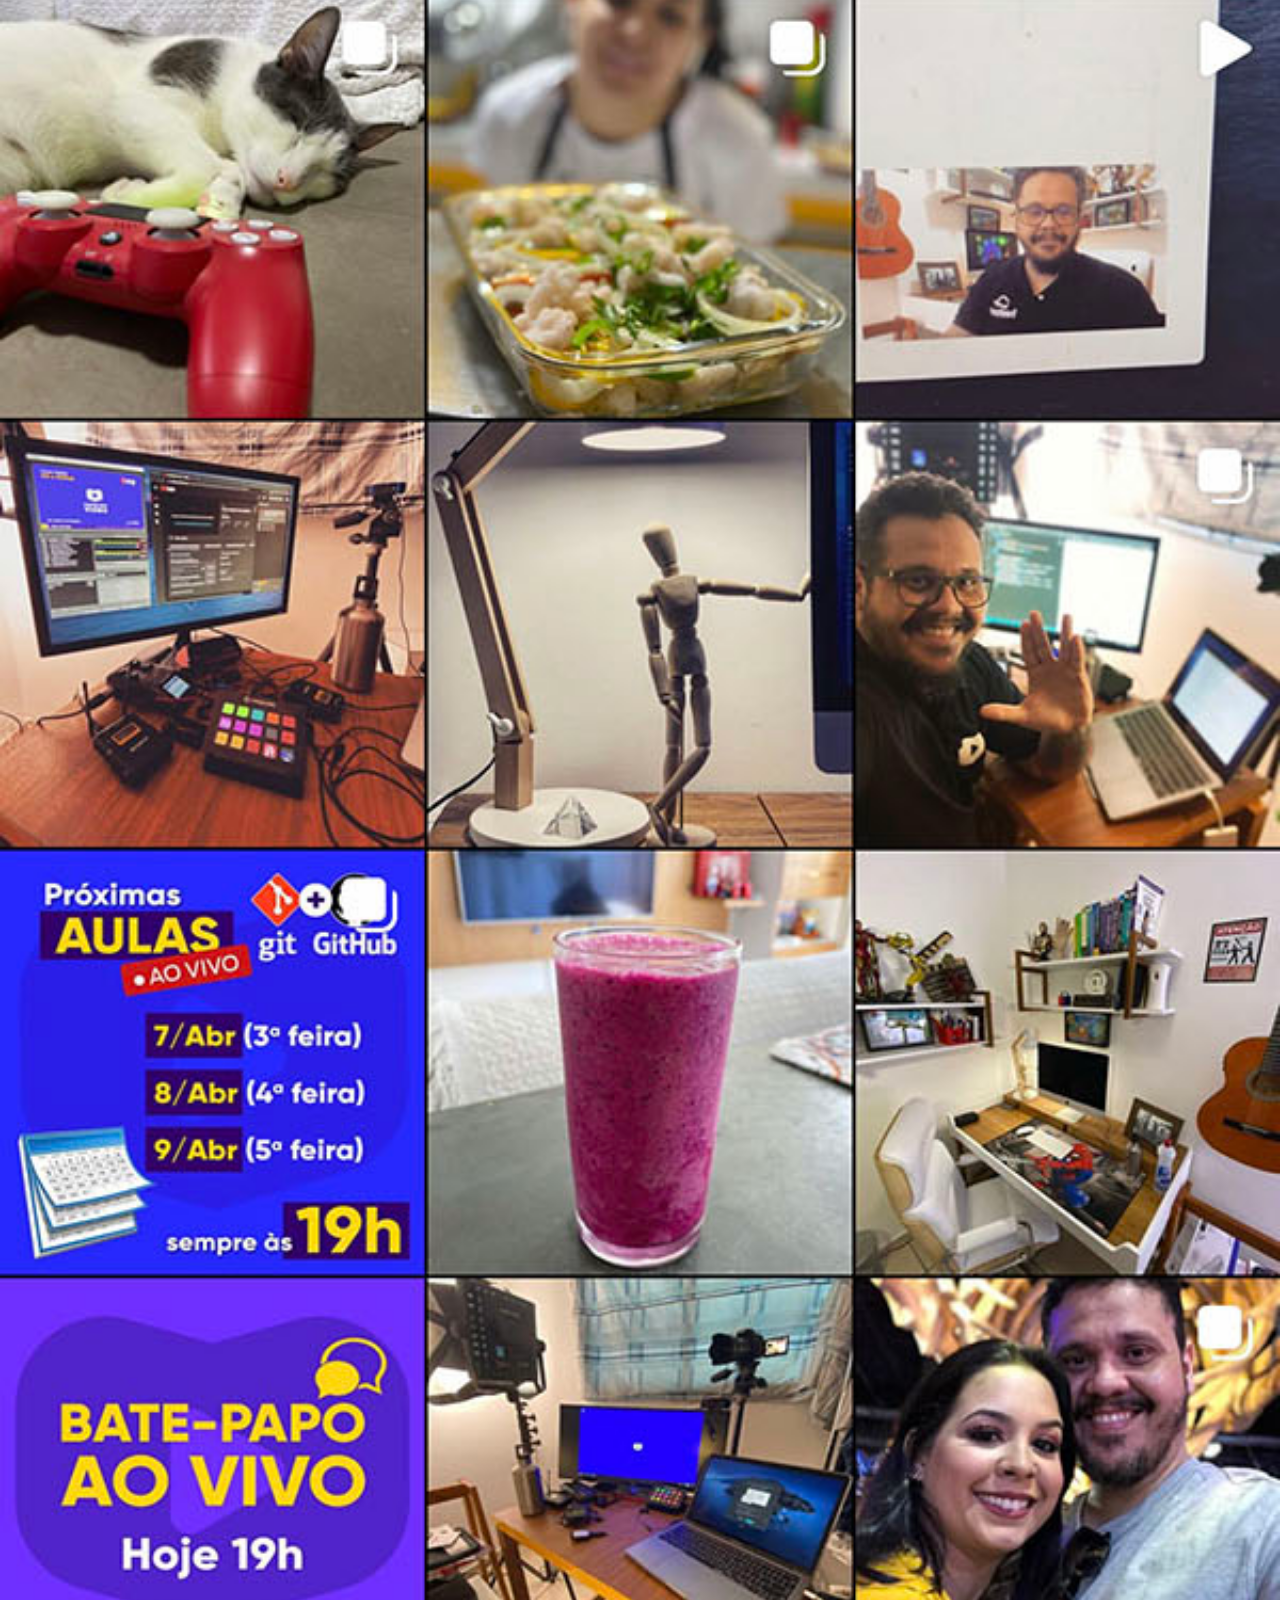
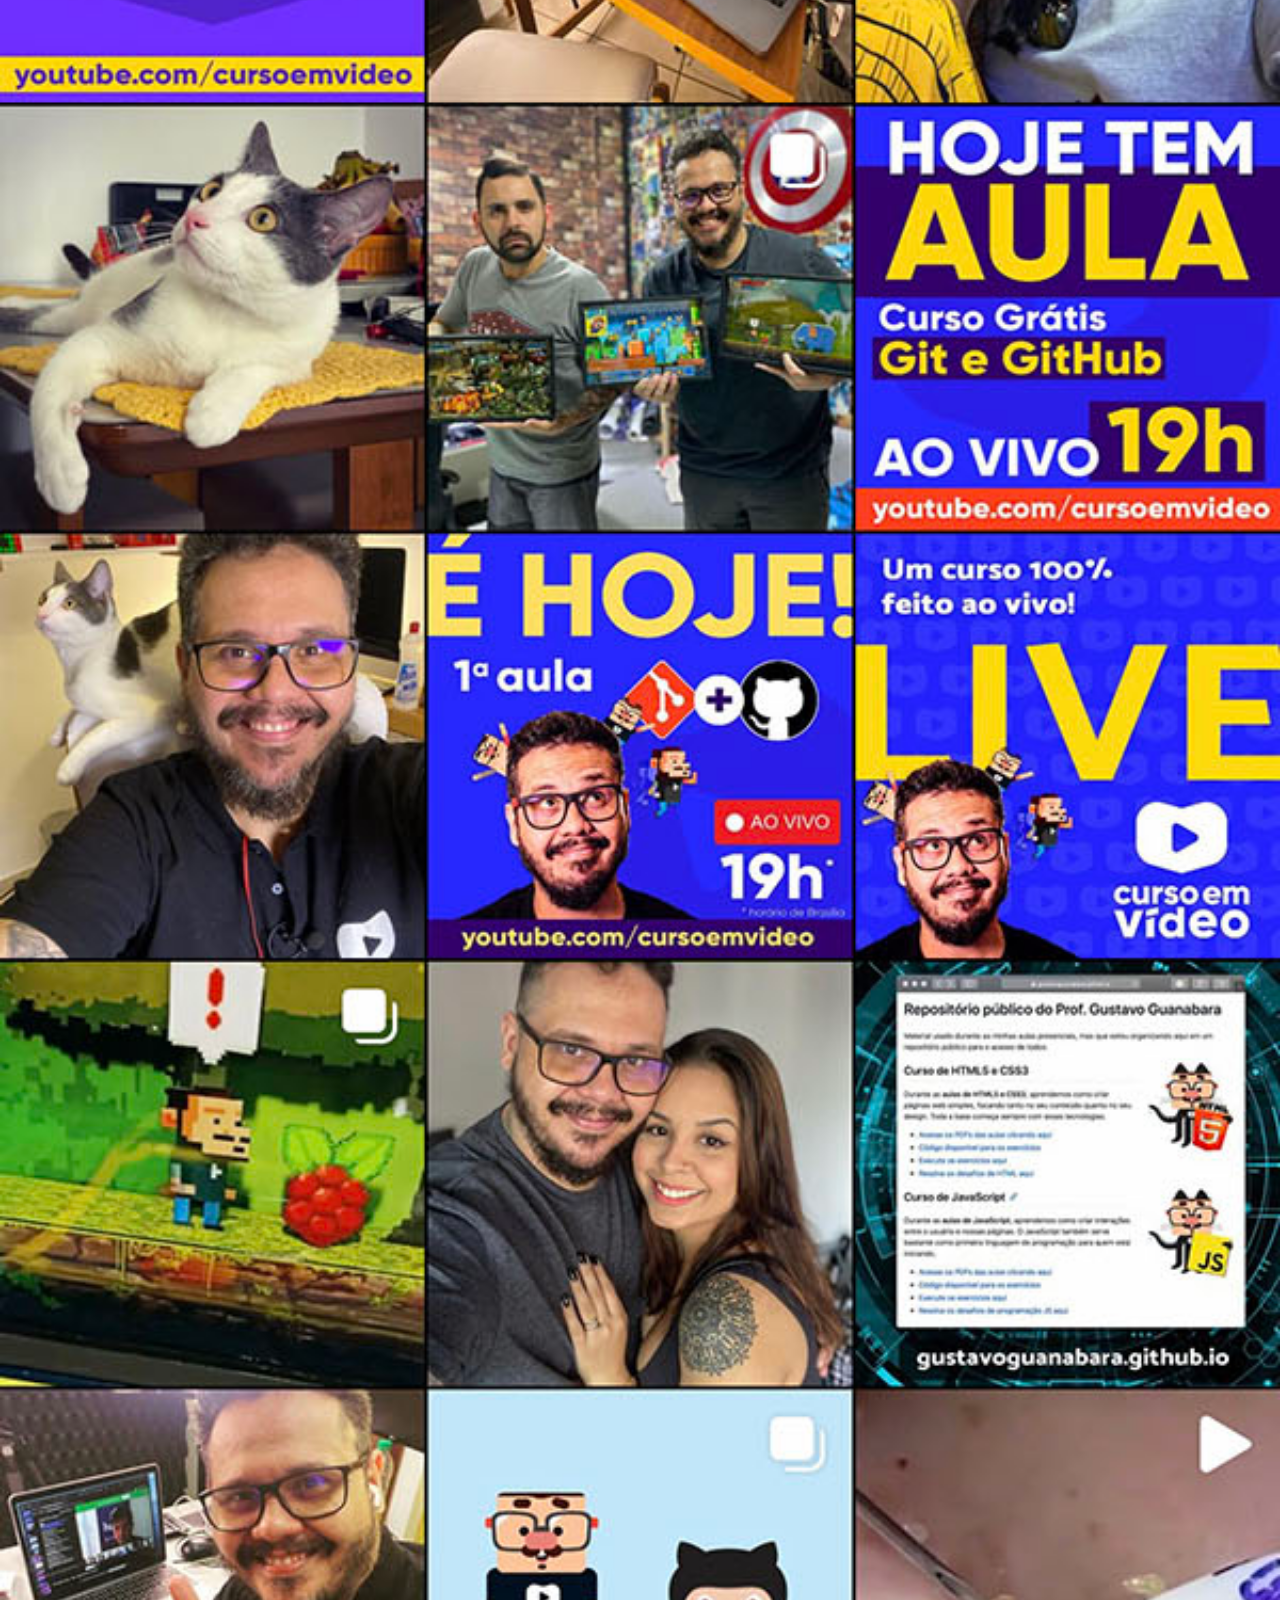
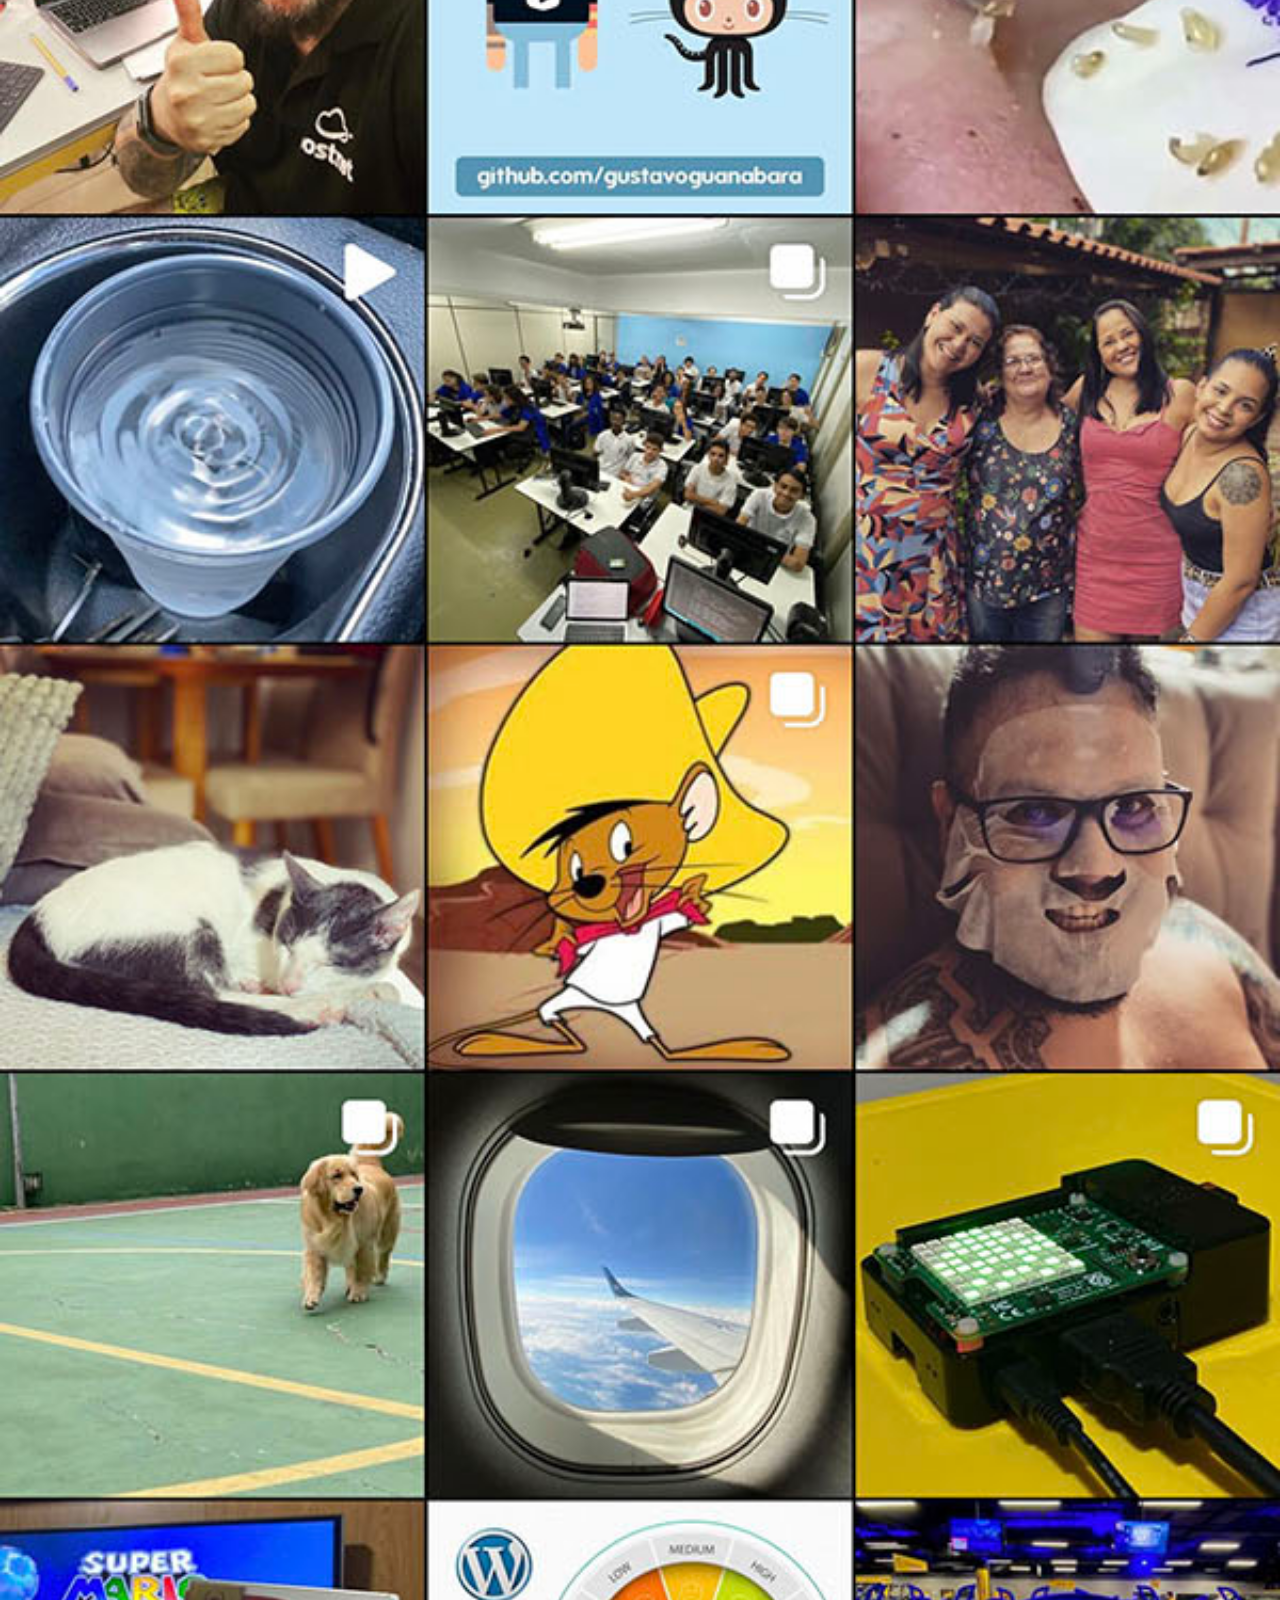
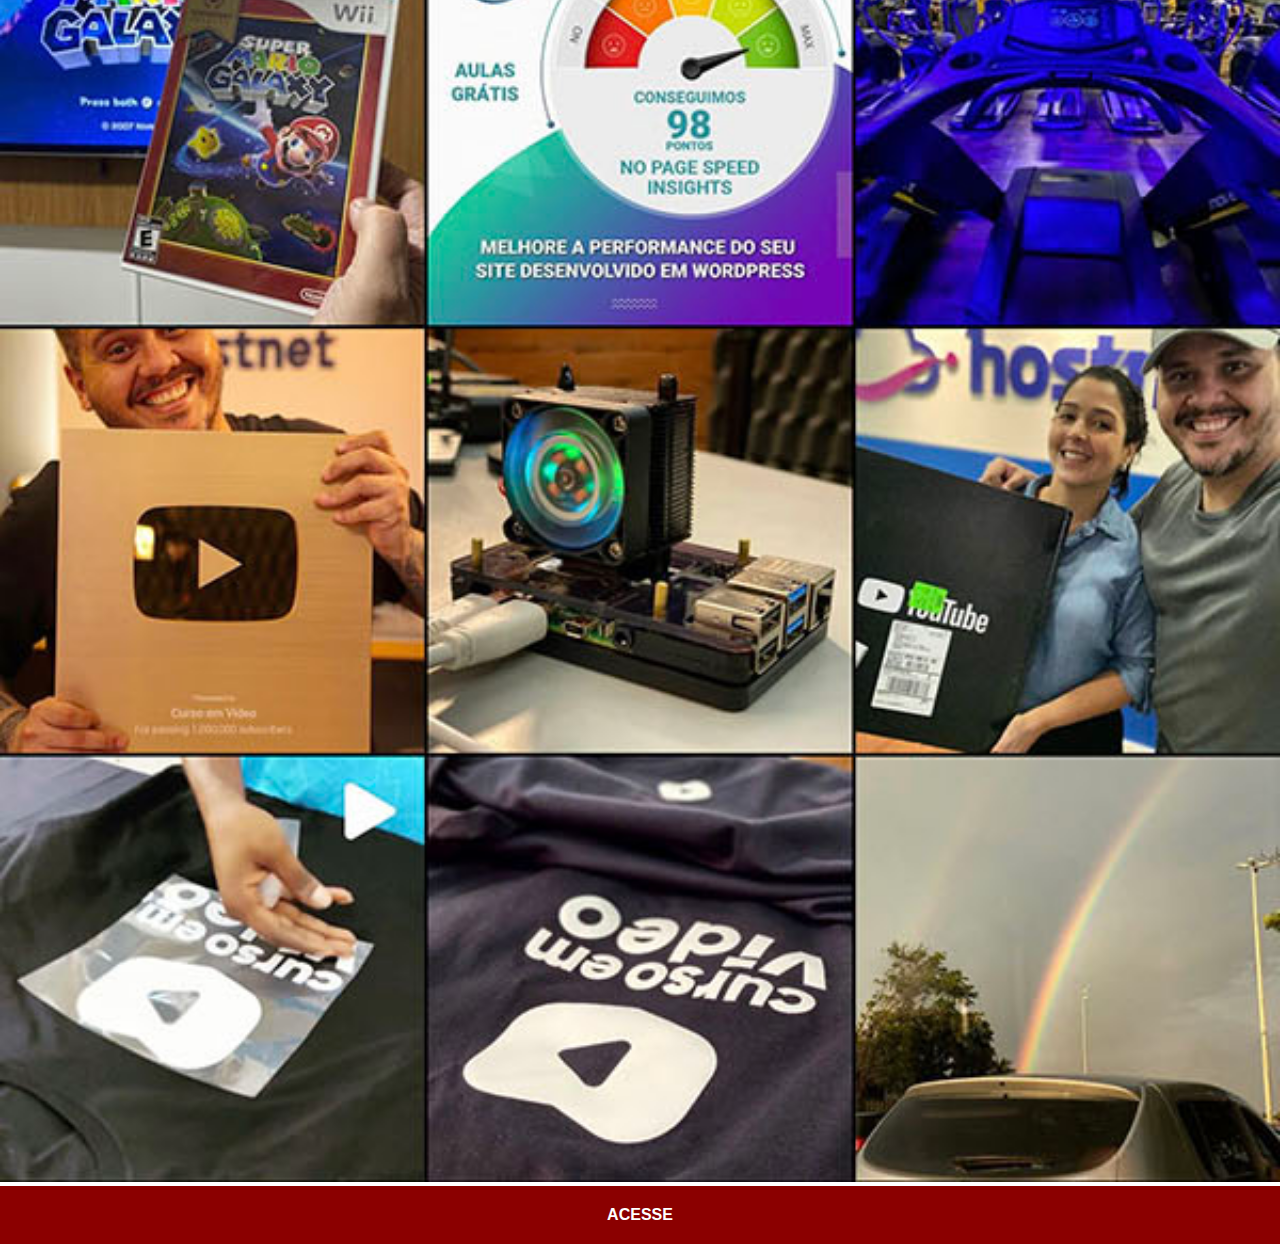
<file: insta.html>
<!DOCTYPE html>
<html lang="en">
<head>
    <meta charset="UTF-8">
    <meta name="viewport" content="width=device-width, initial-scale=1.0">
    <link rel="stylesheet" href="estilos/sociais.css">
    <title>Document</title>
</head>
<body>
    <img src="pact/imagens/tela-instagram.jpg" alt="ig">
    <a href="https://www.instagram.com/" target="_blank">ACESSE</a>
</body>
</html>
</file>
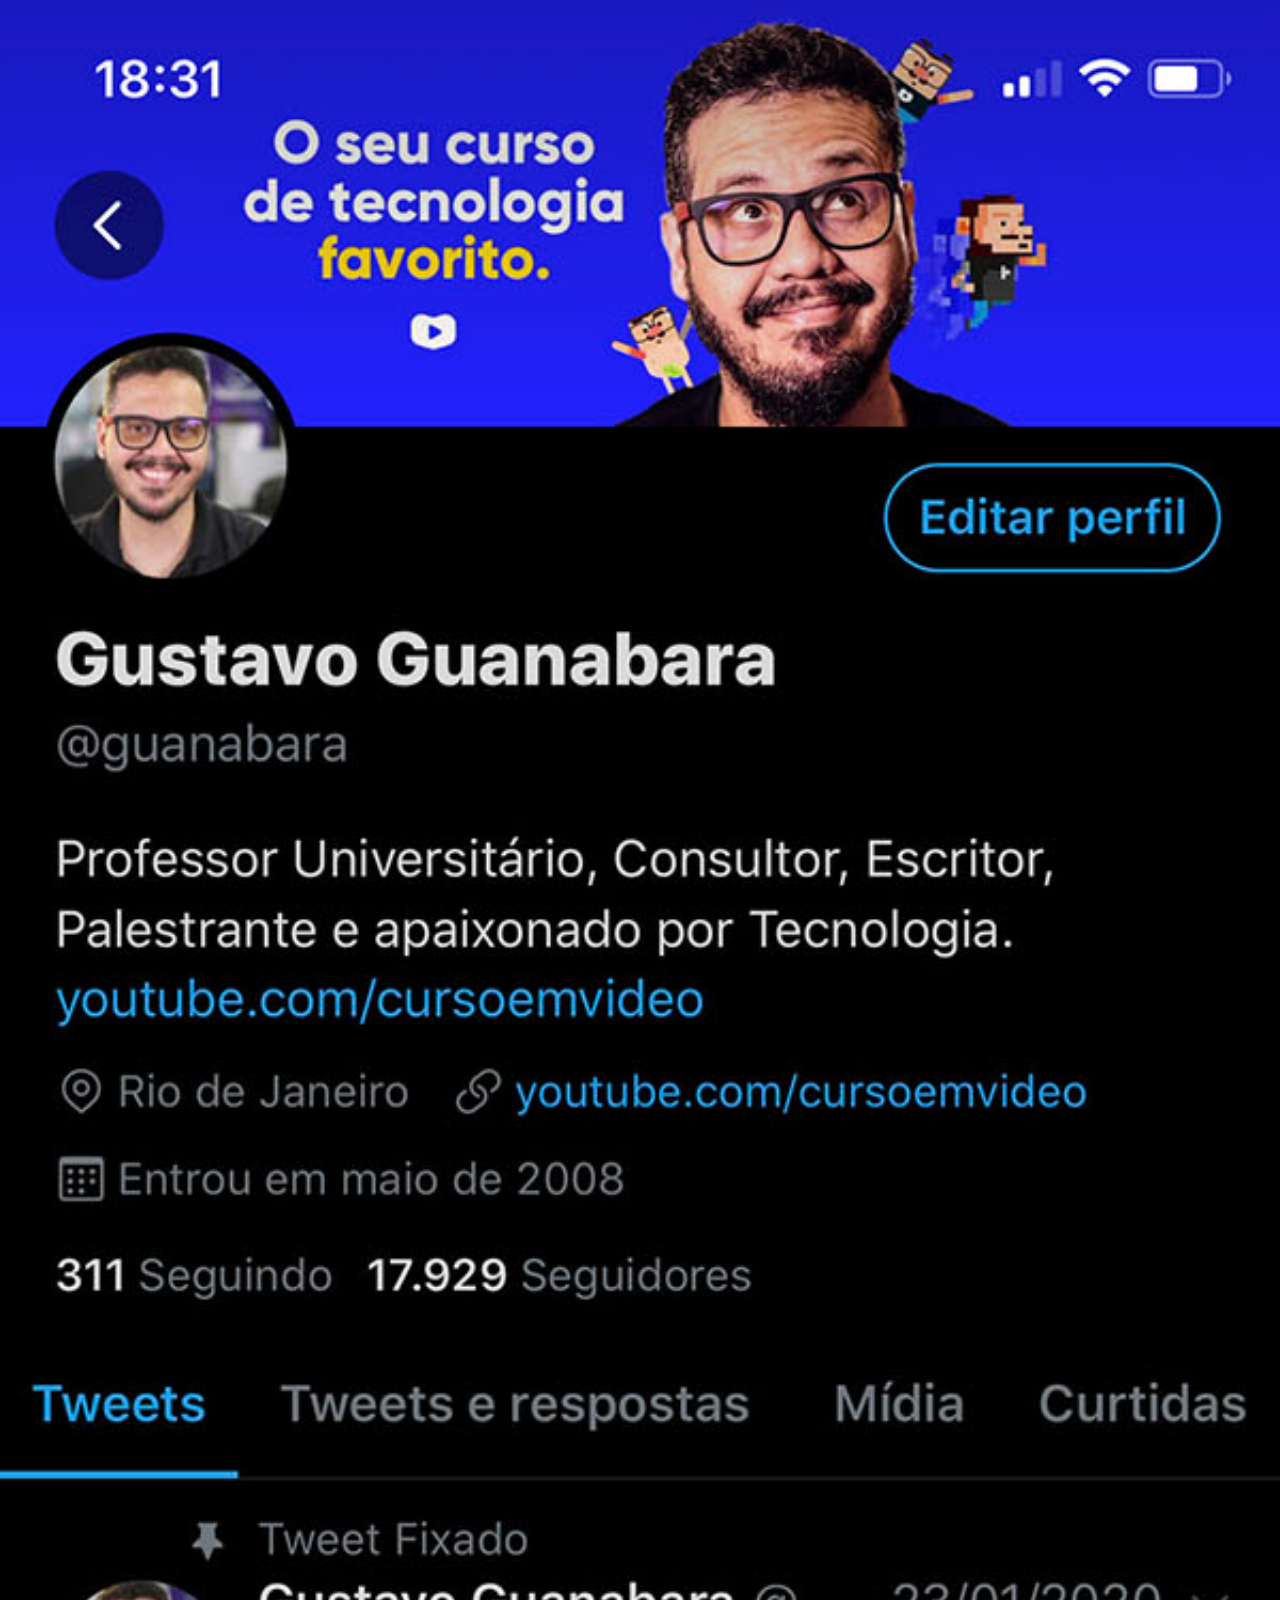
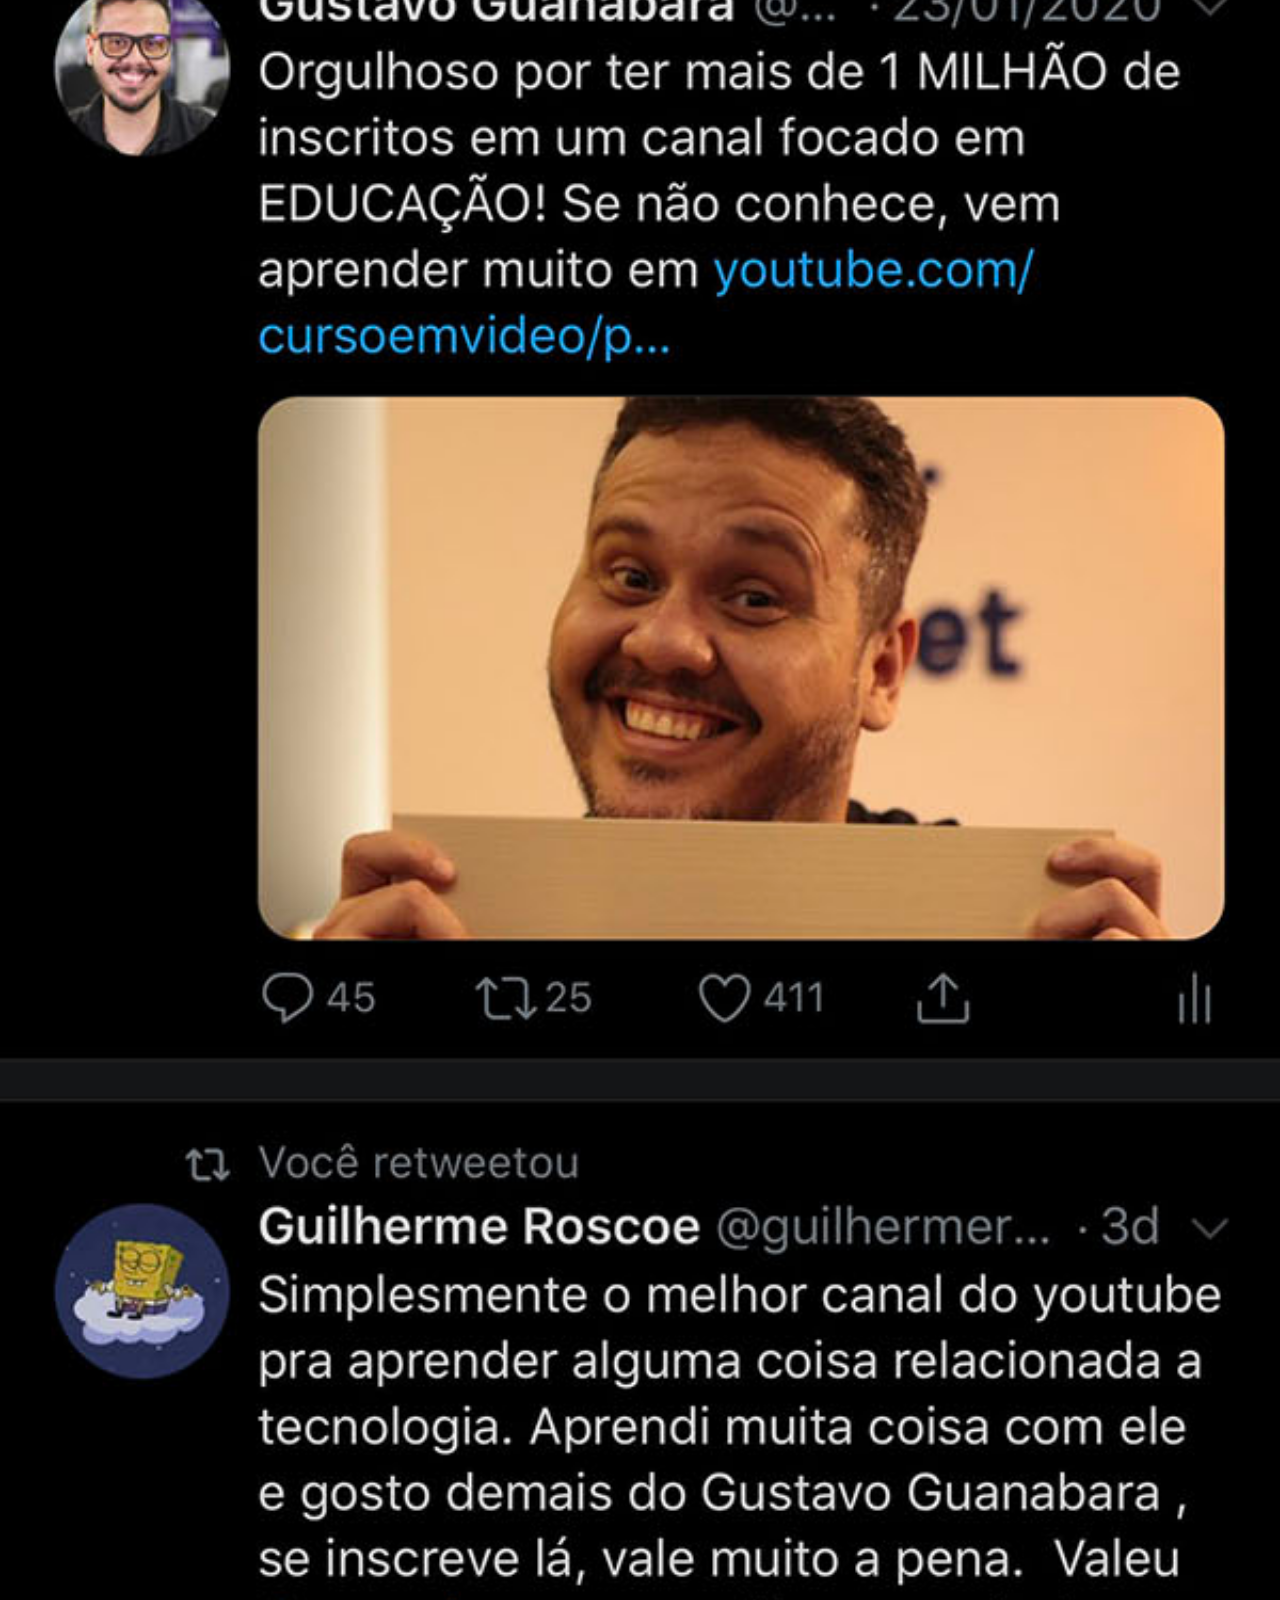
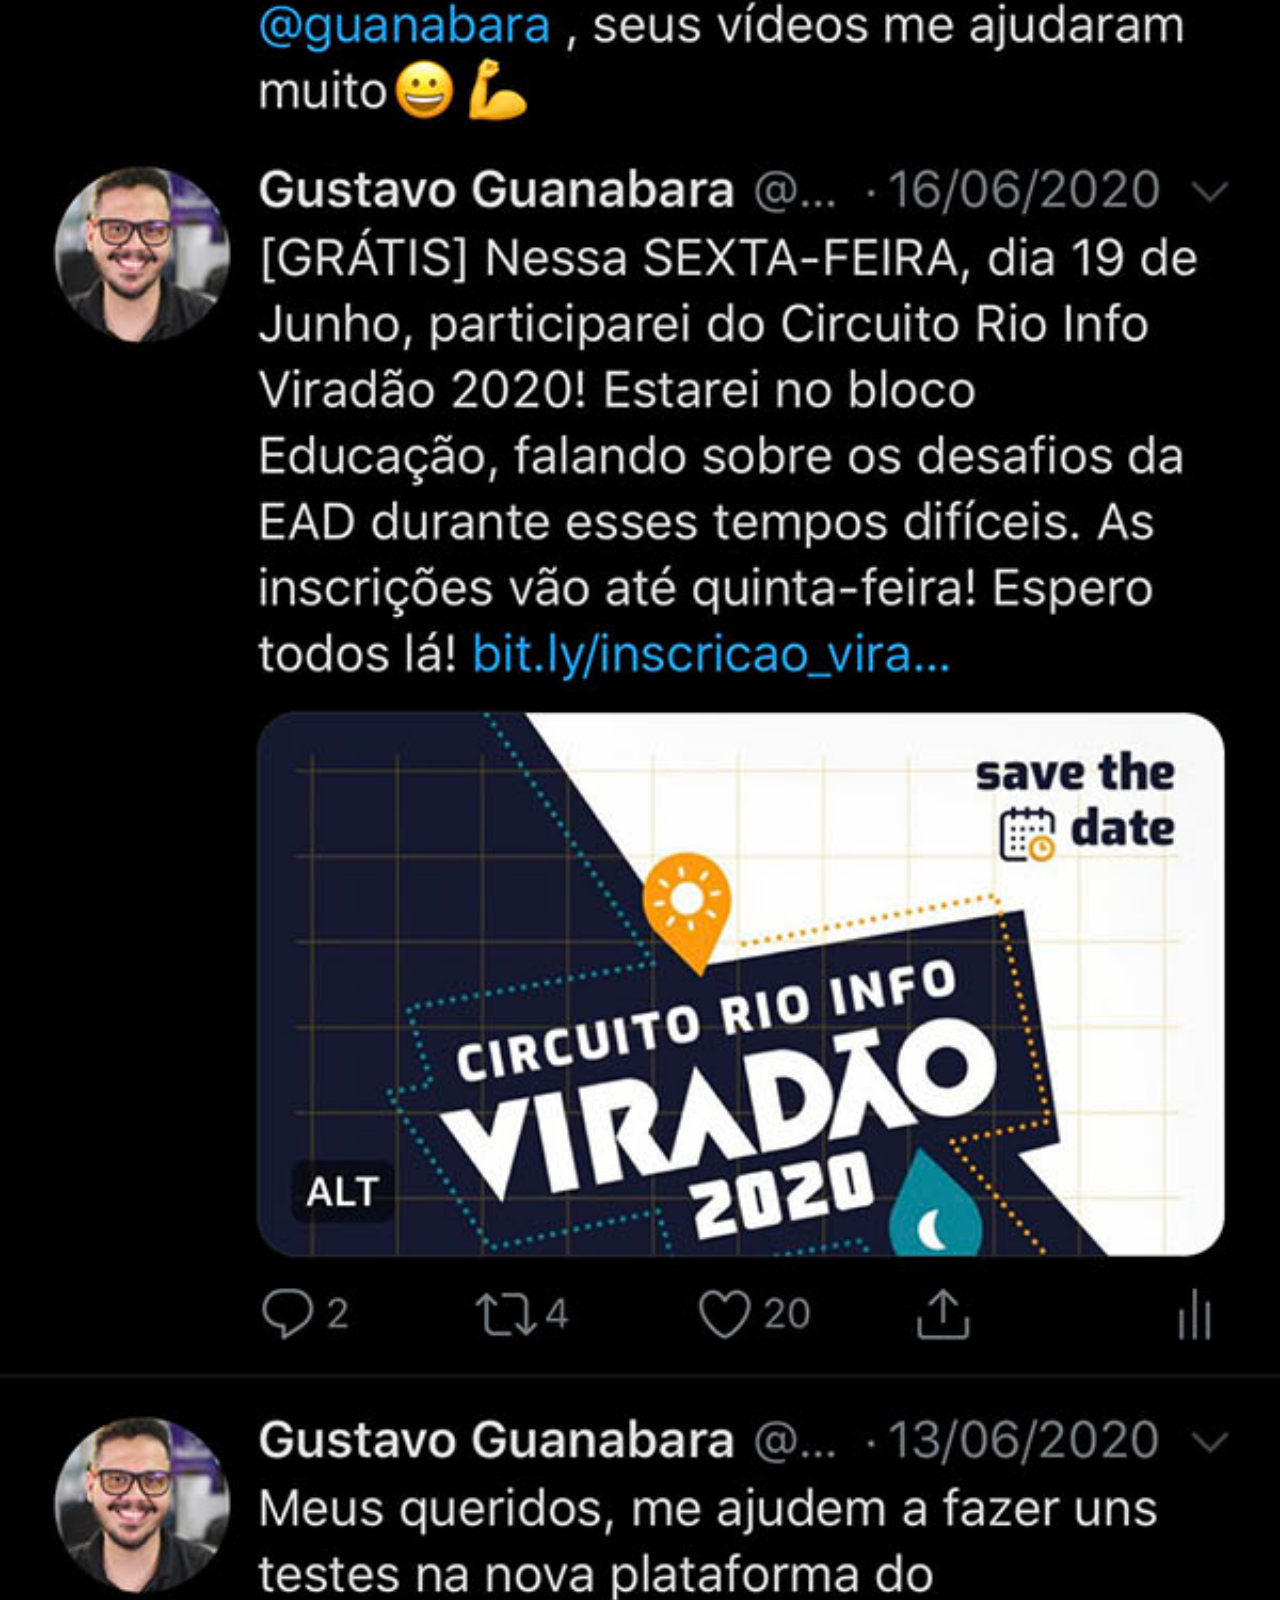
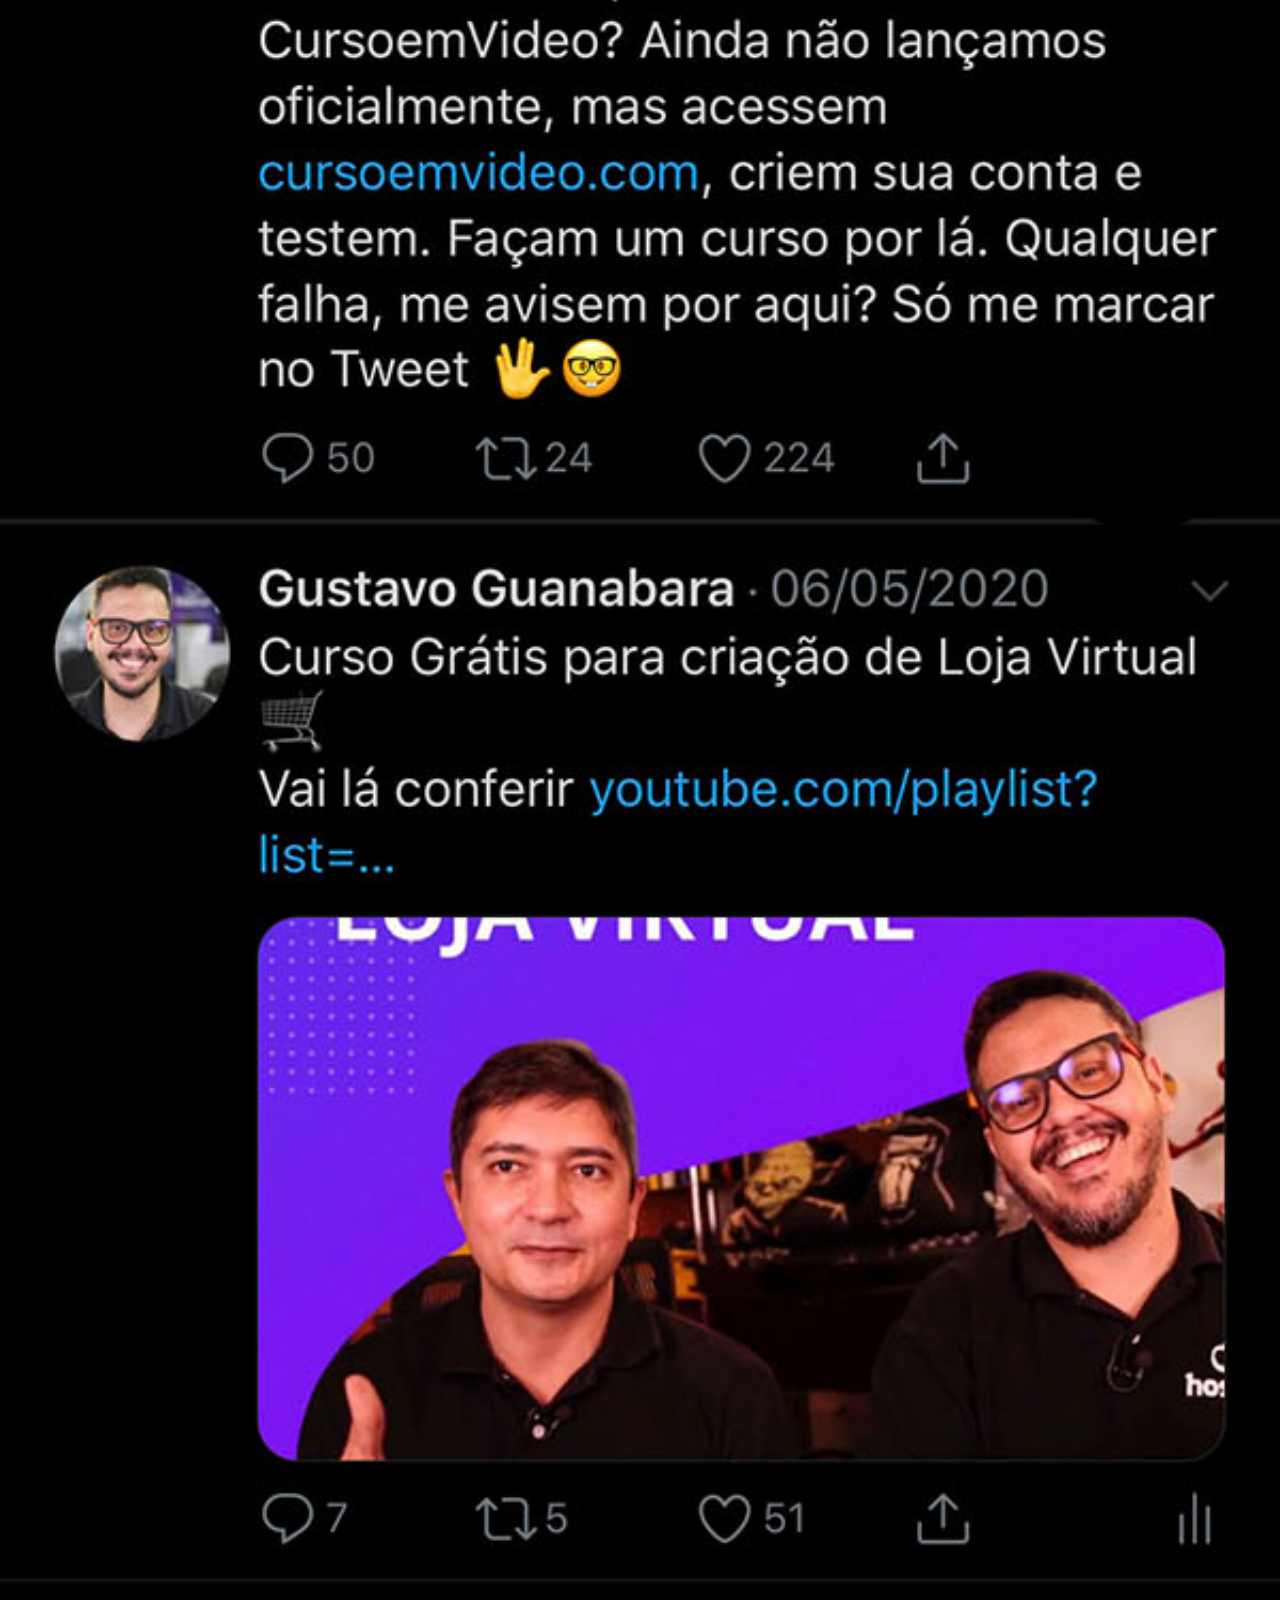
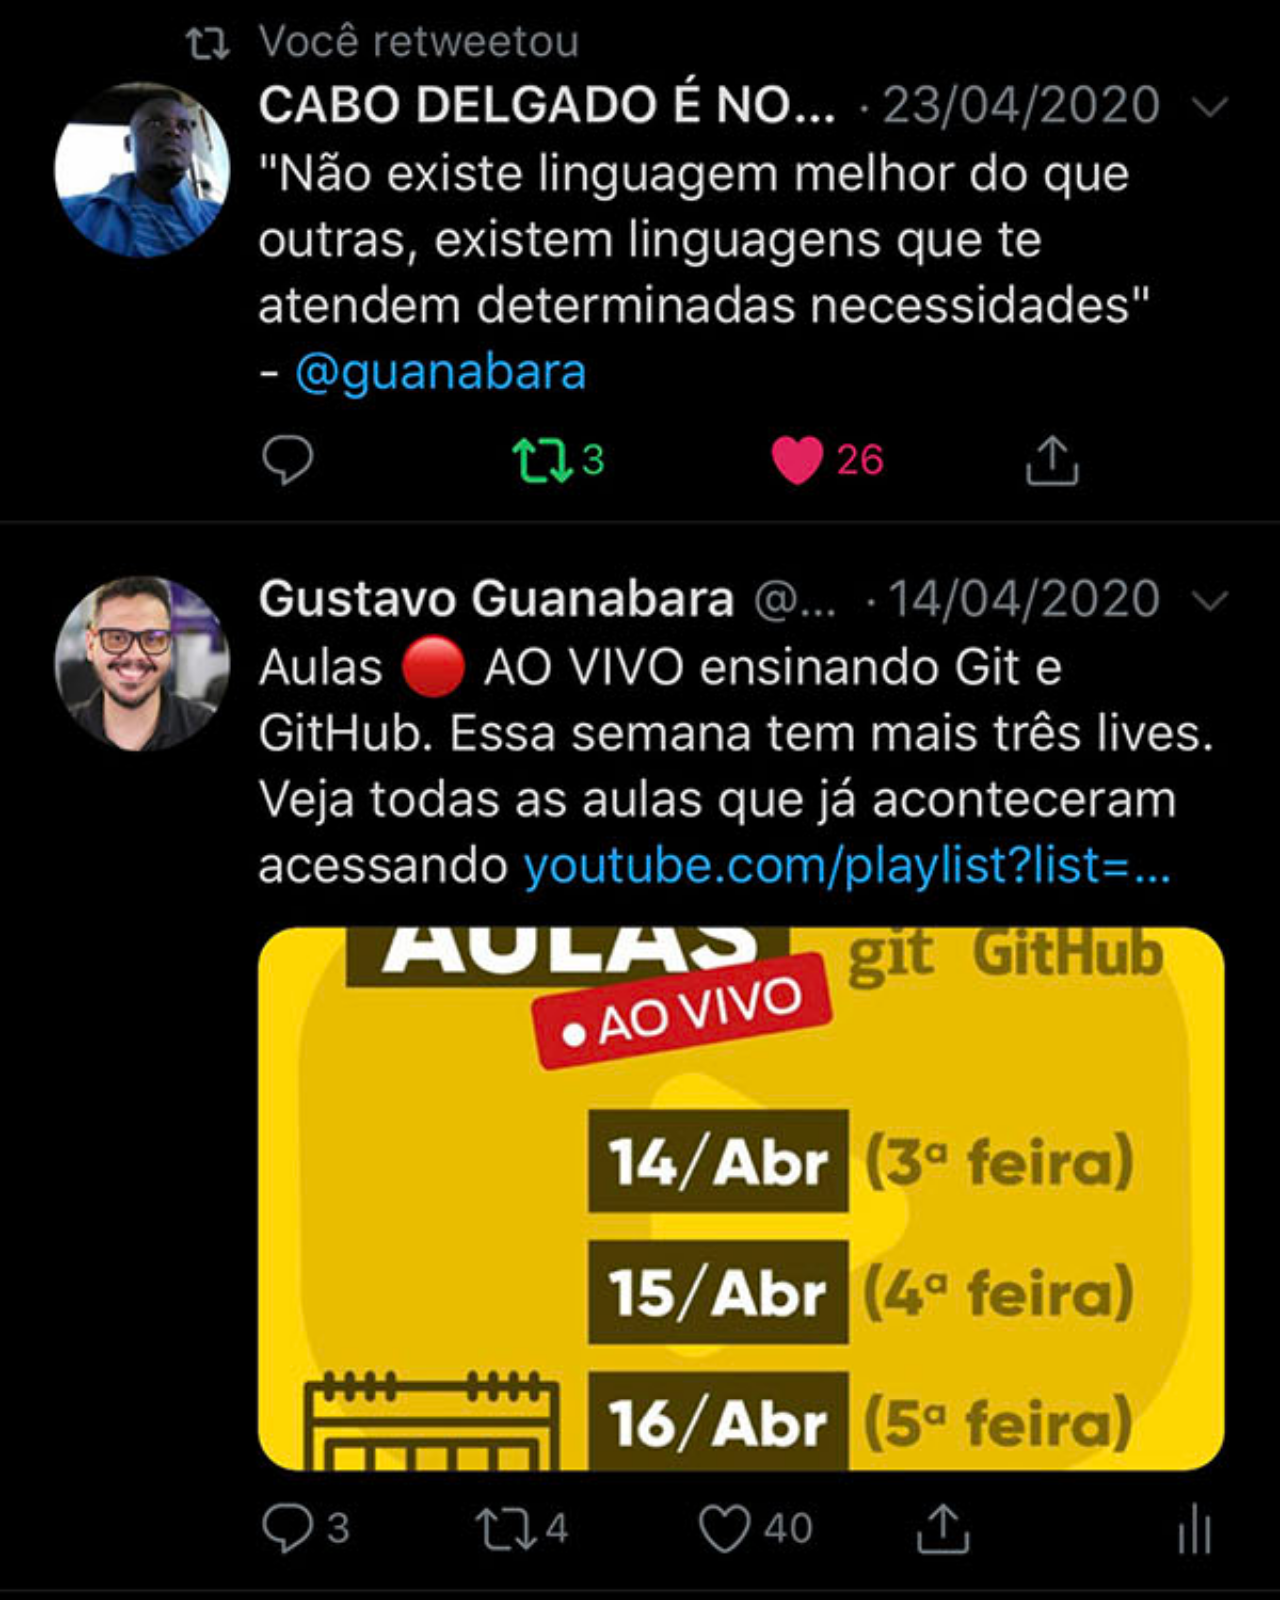
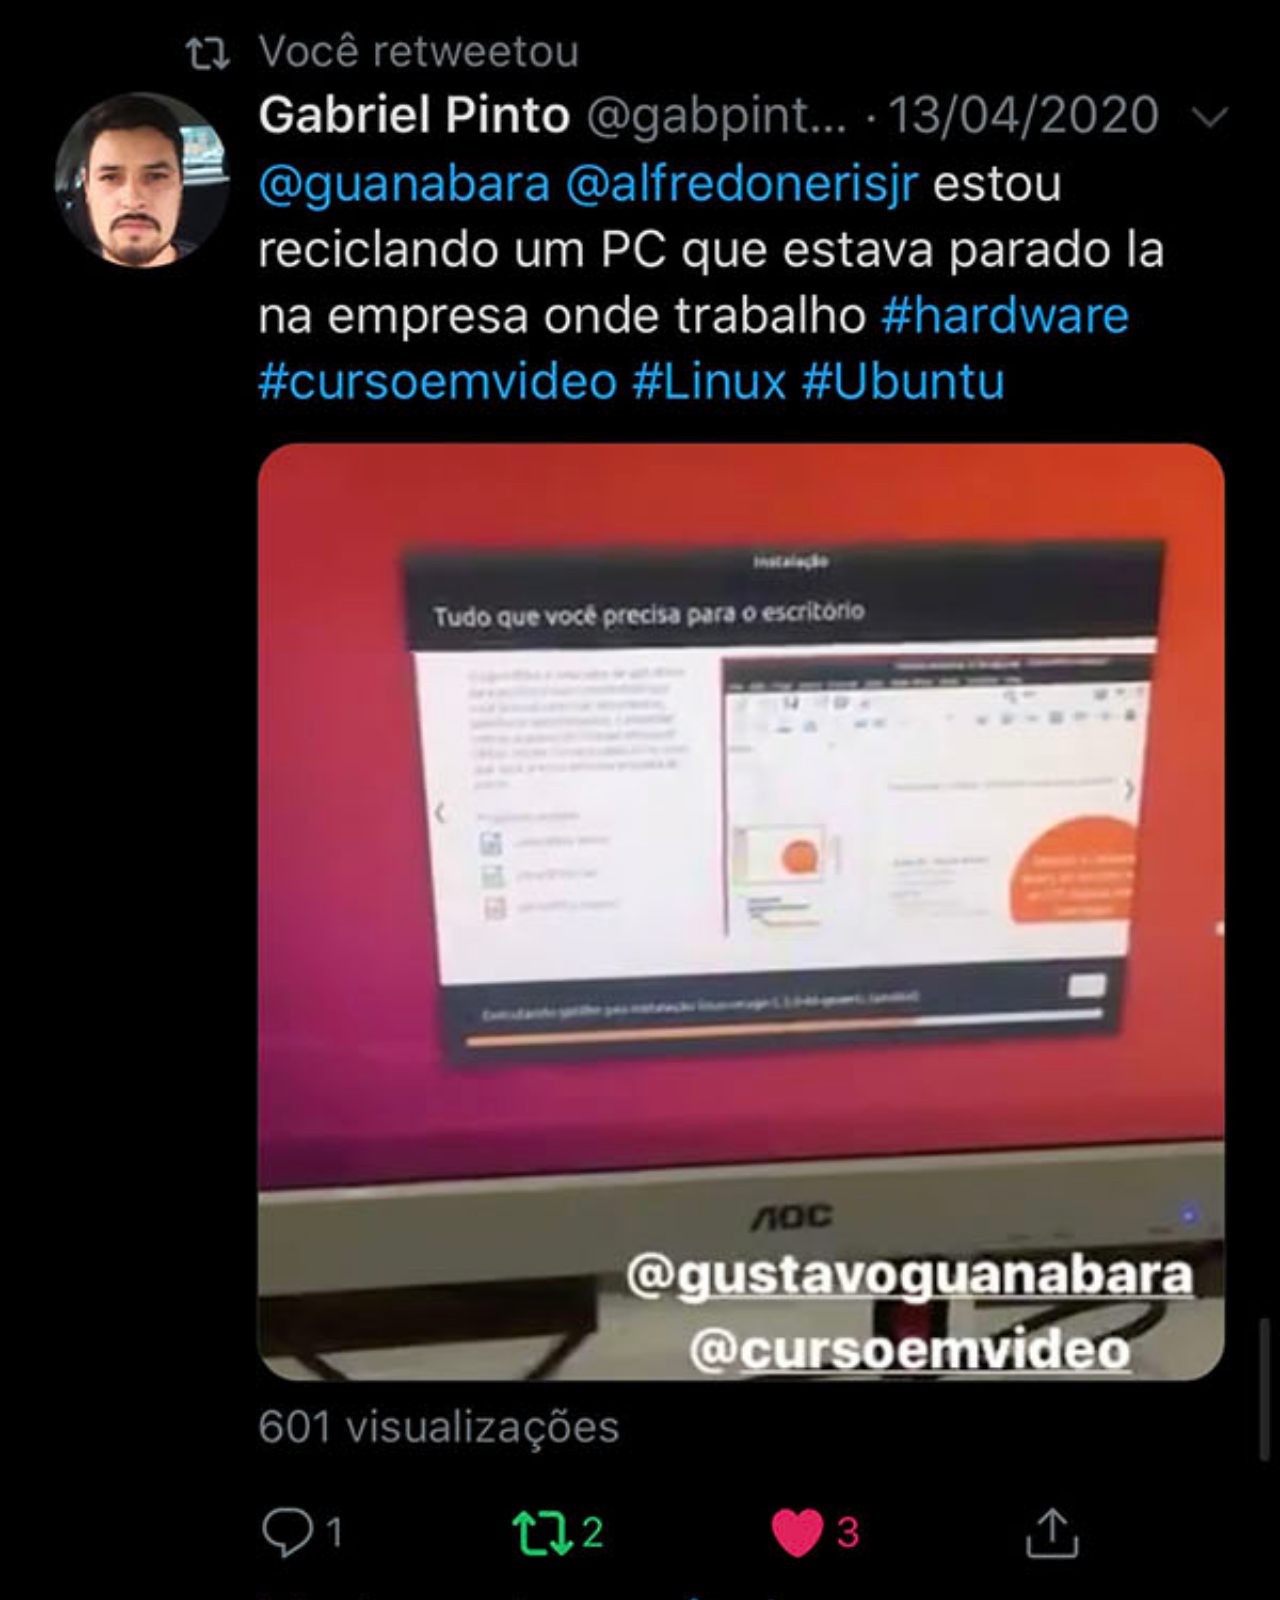
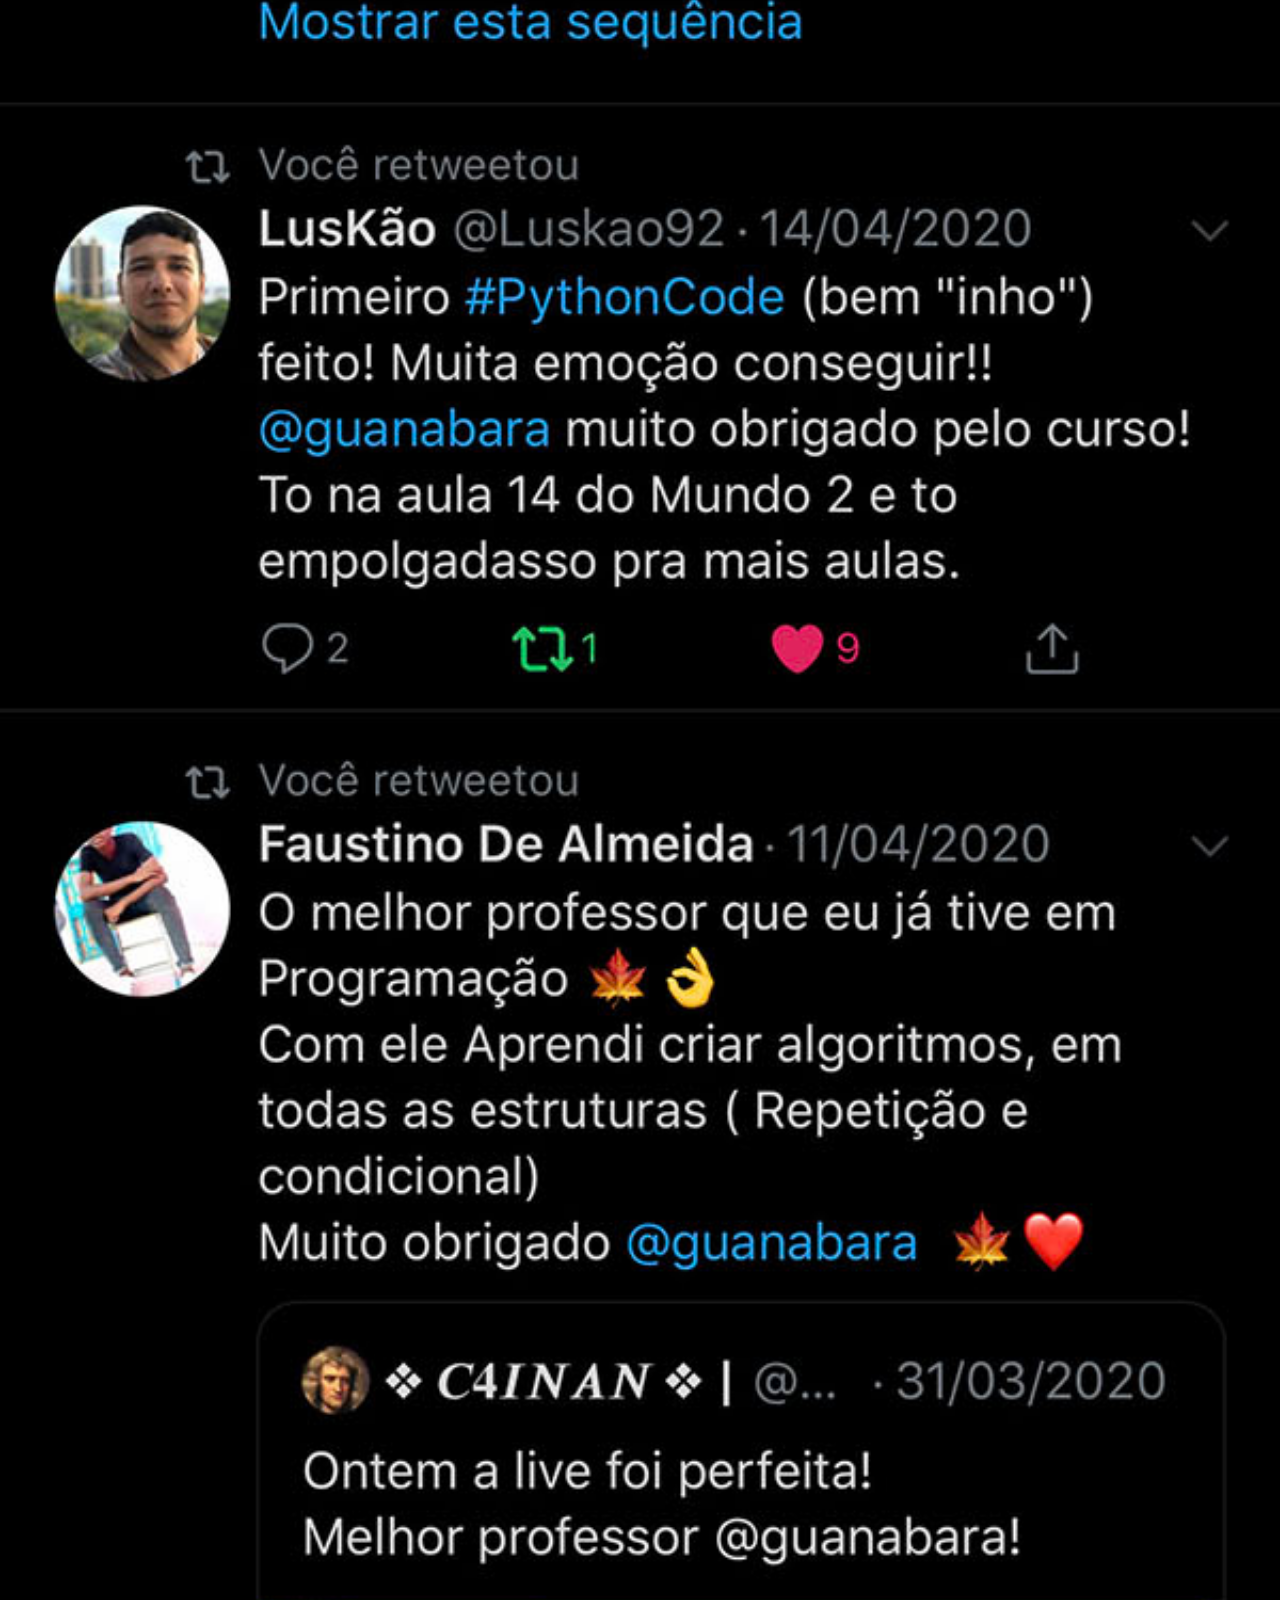
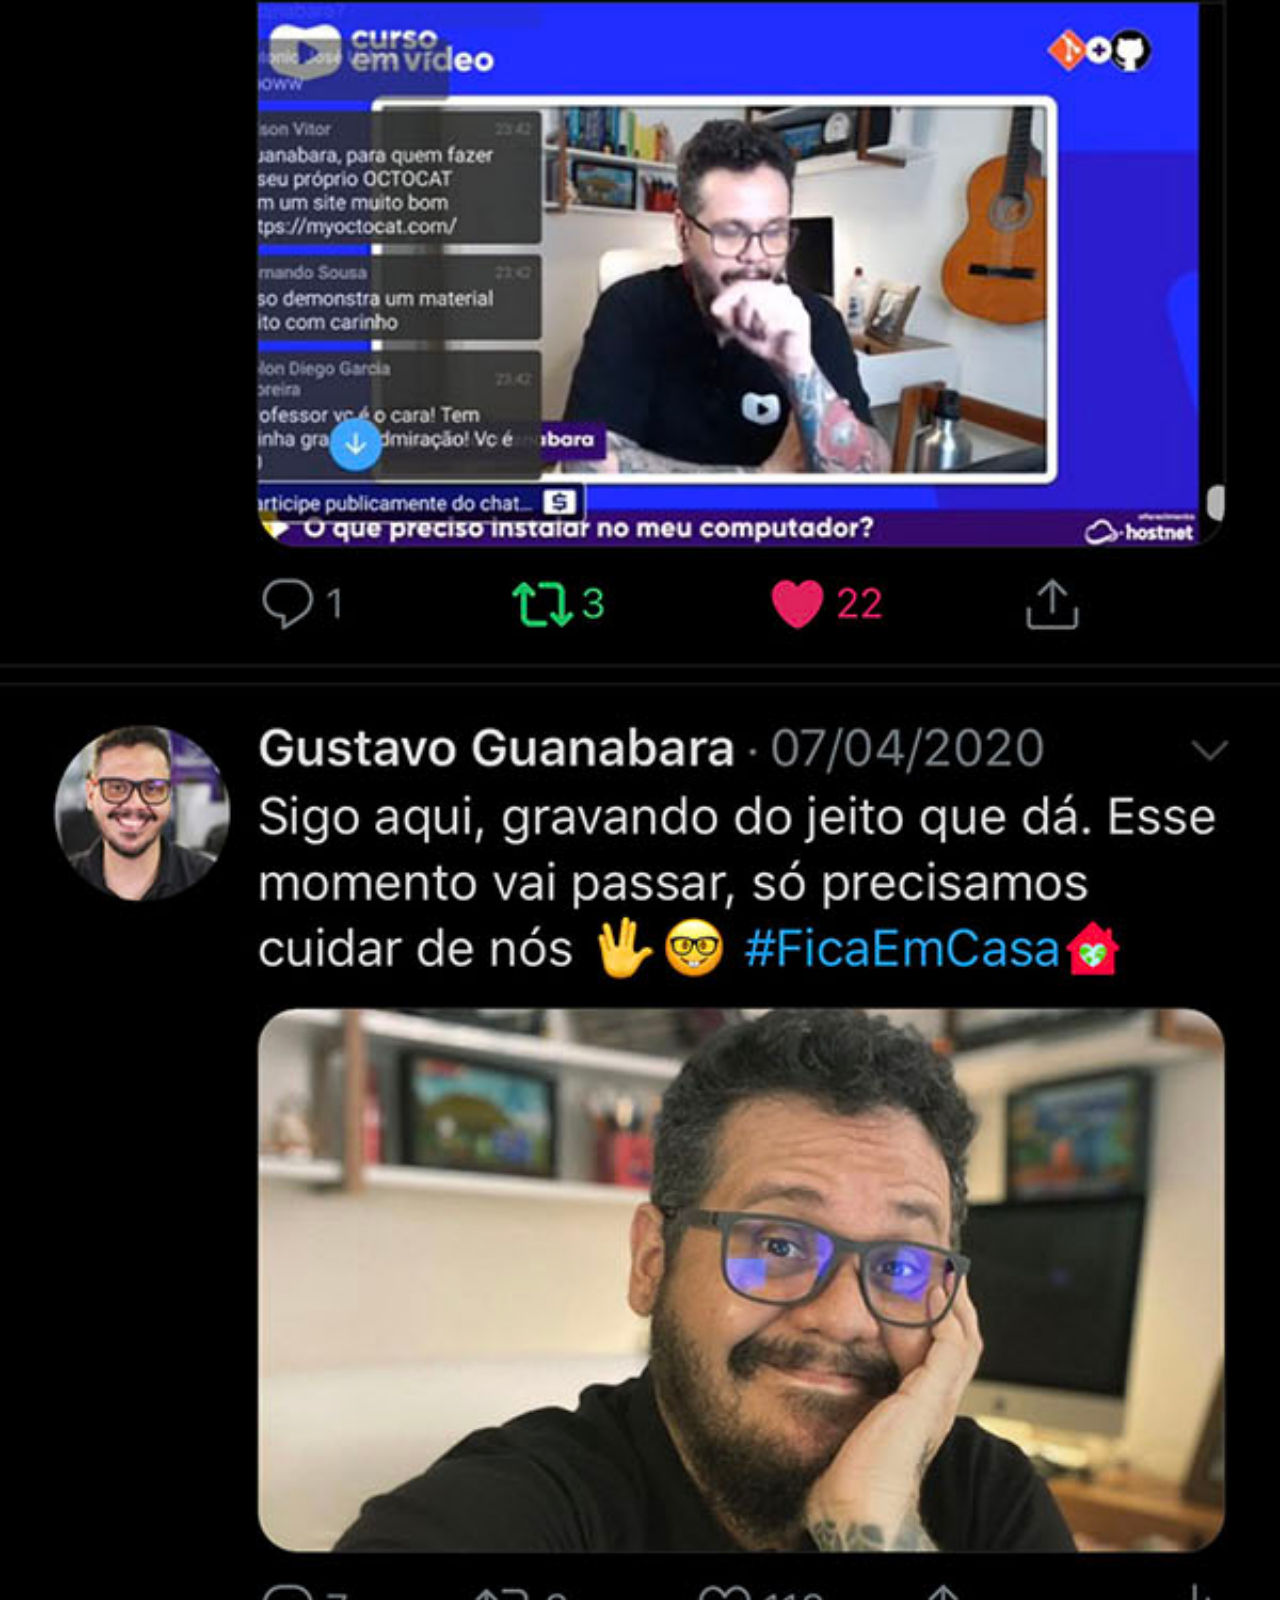
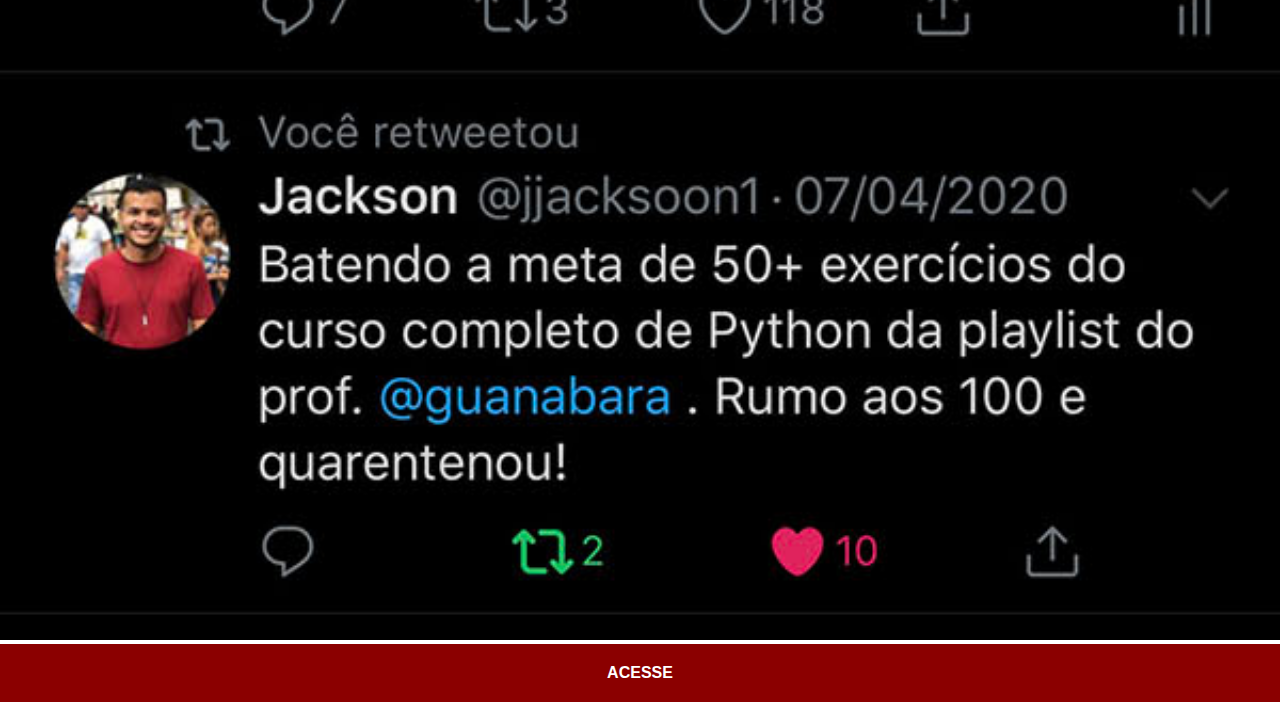
<file: x.html>
<!DOCTYPE html>
<html lang="en">
<head>
    <meta charset="UTF-8">
    <meta name="viewport" content="width=device-width, initial-scale=1.0">
    <link rel="stylesheet" href="estilos/sociais.css">
    <title>Document</title>
</head>
<body>
    <img src="pact/imagens/tela-twitter.jpg" alt="x">
    <a href="https://twitter.com/i/flow/login">ACESSE</a>
</body>
</html>
</file>
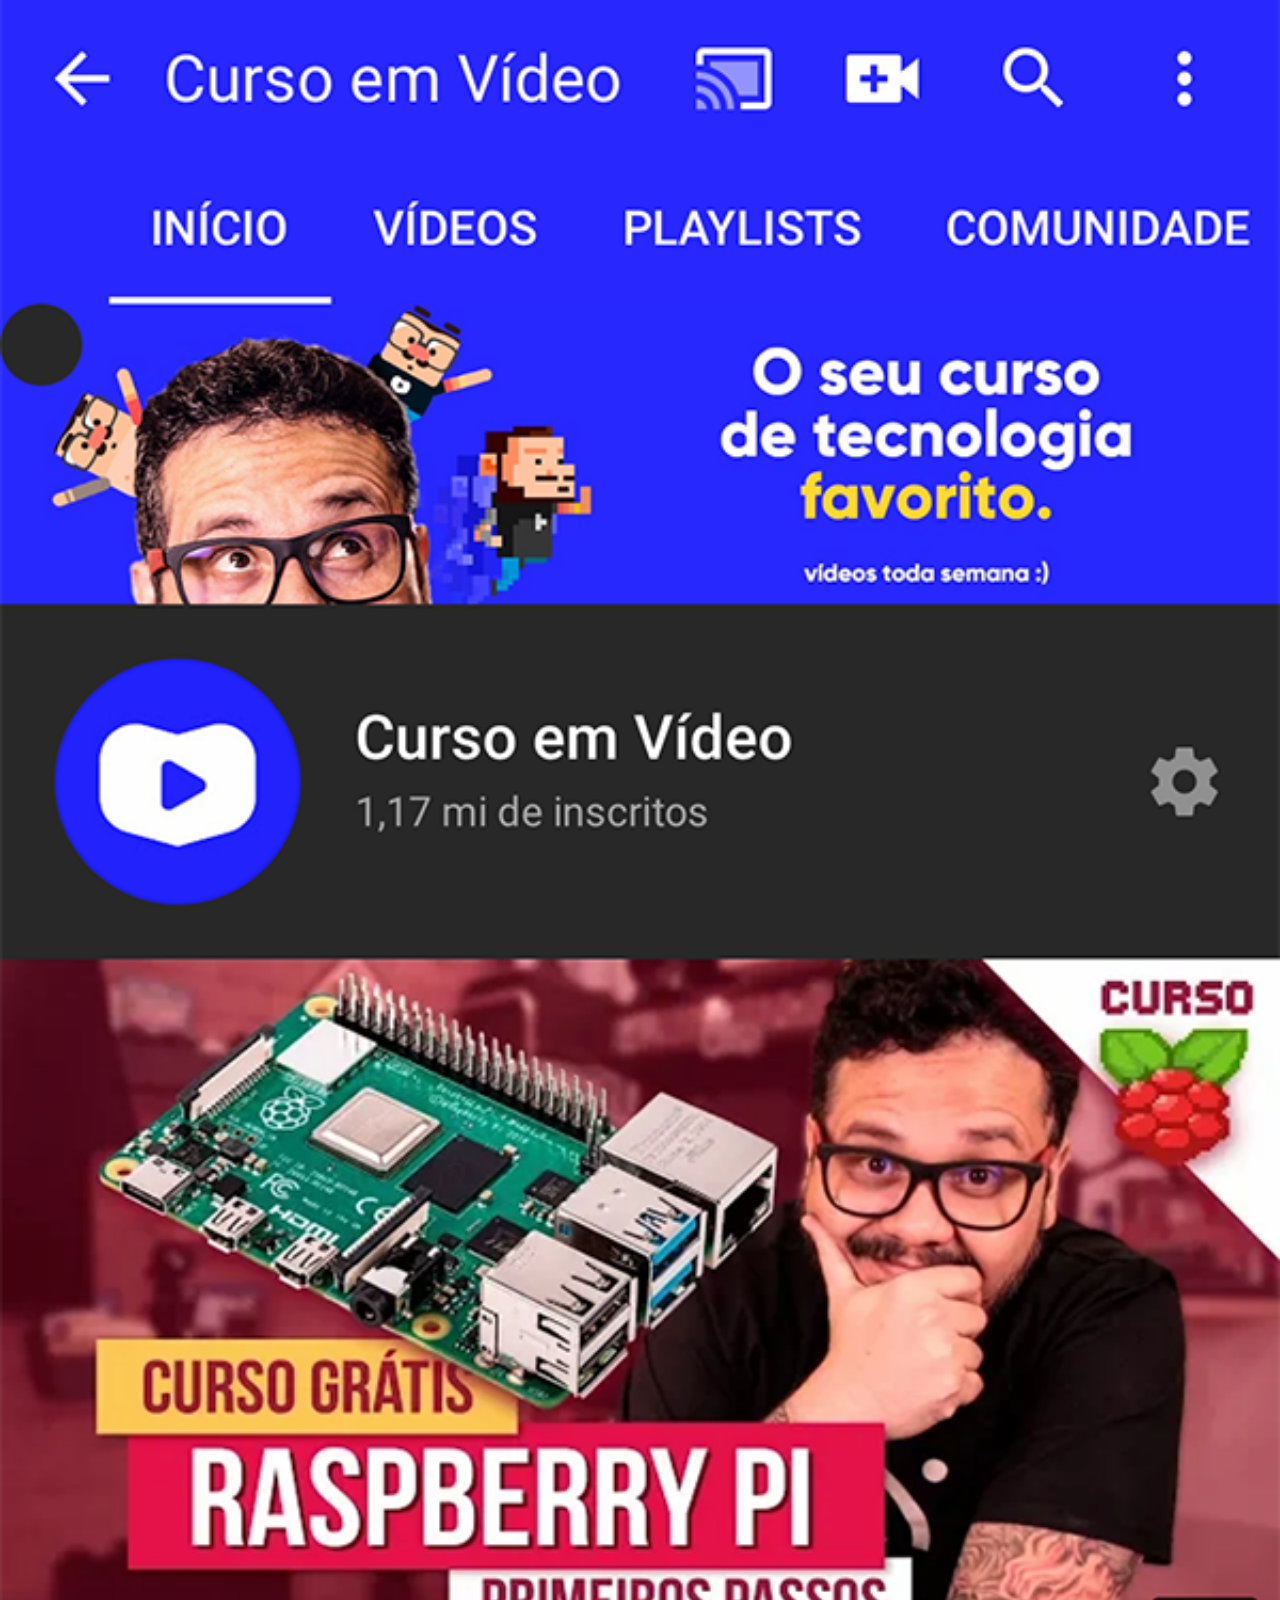
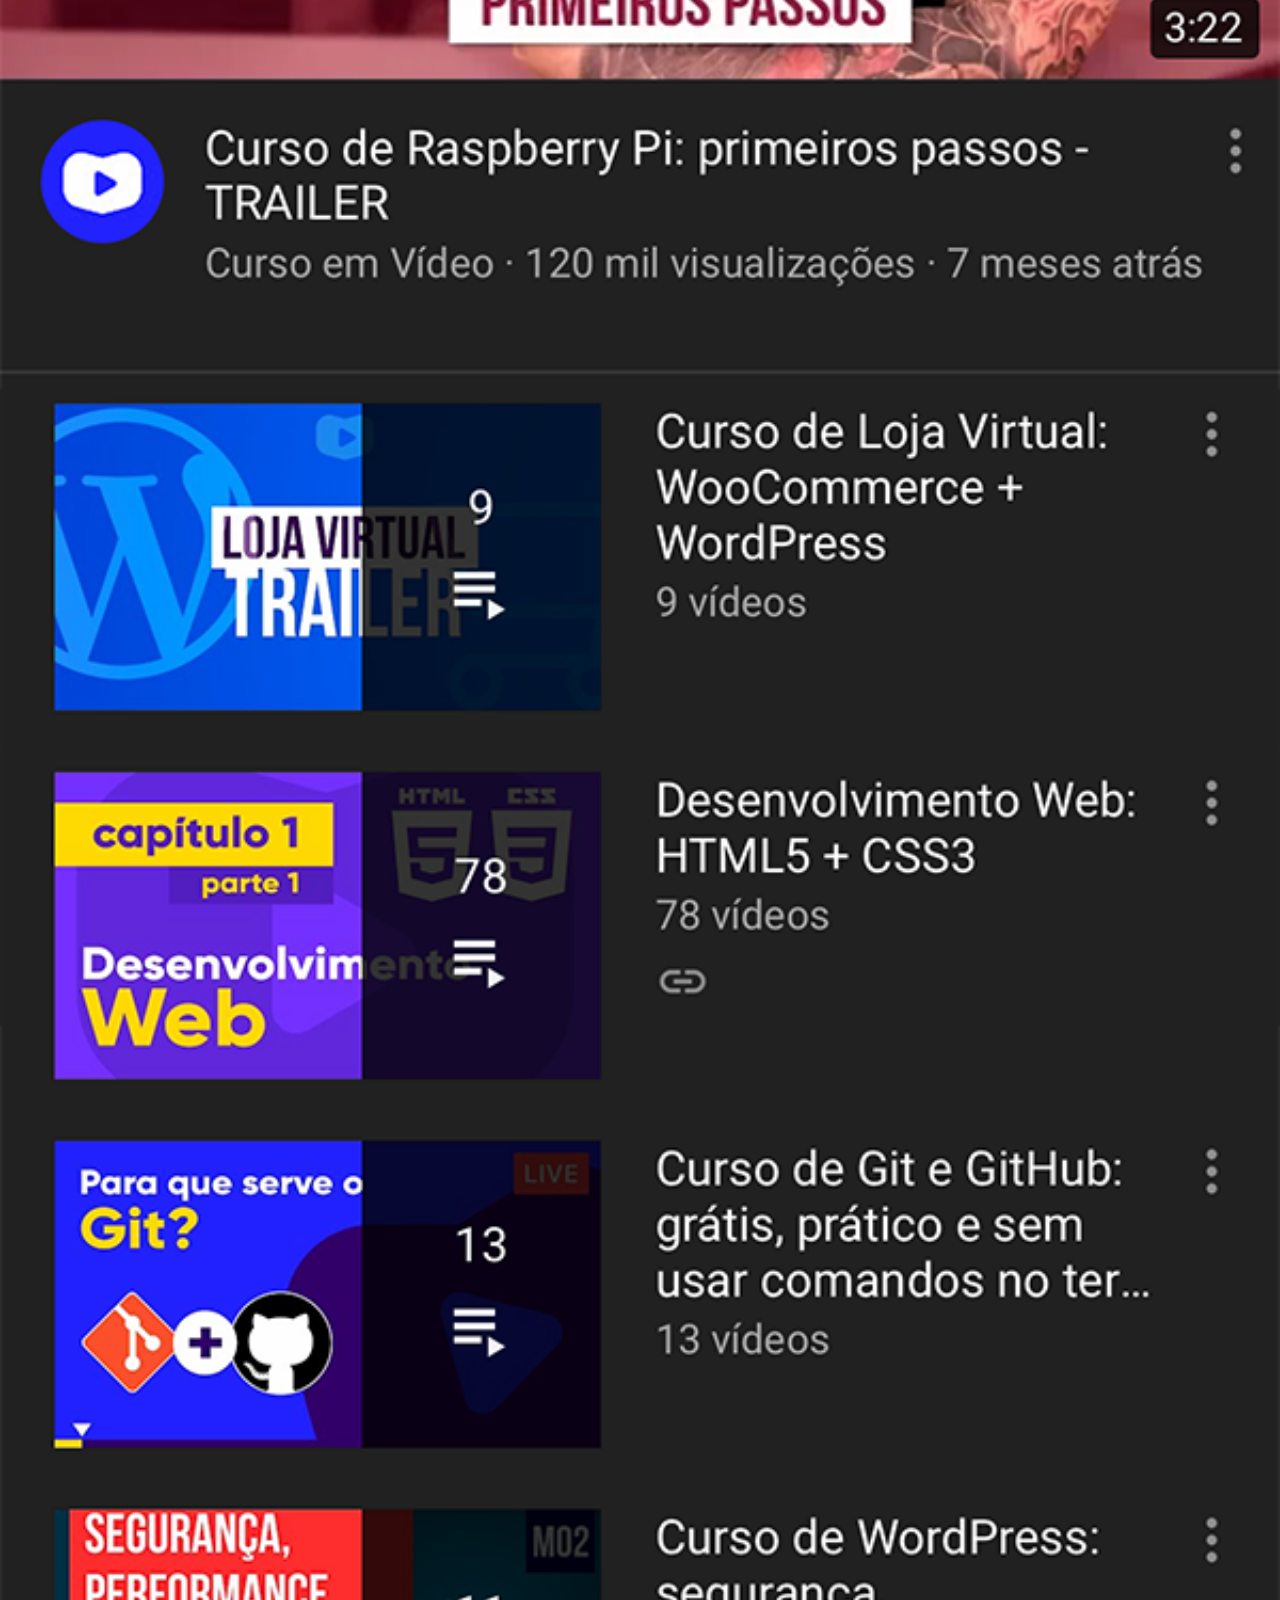
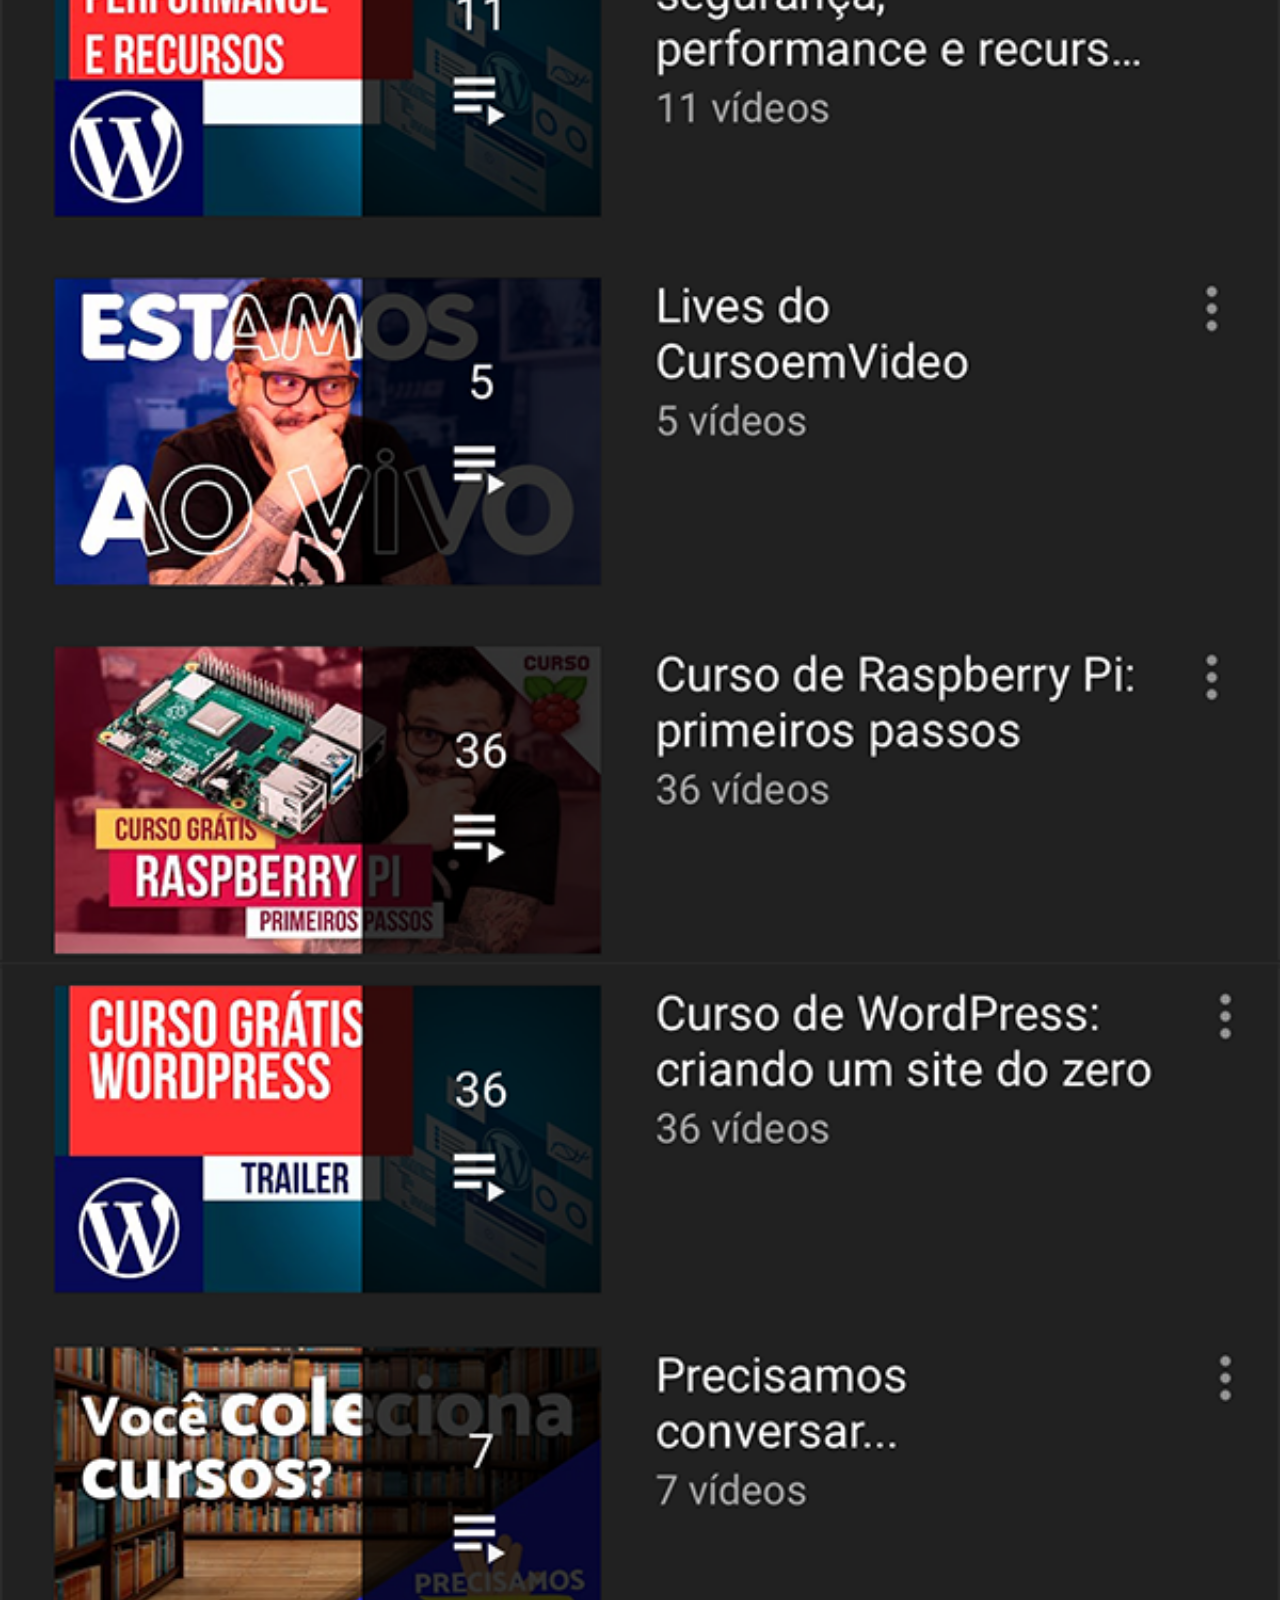
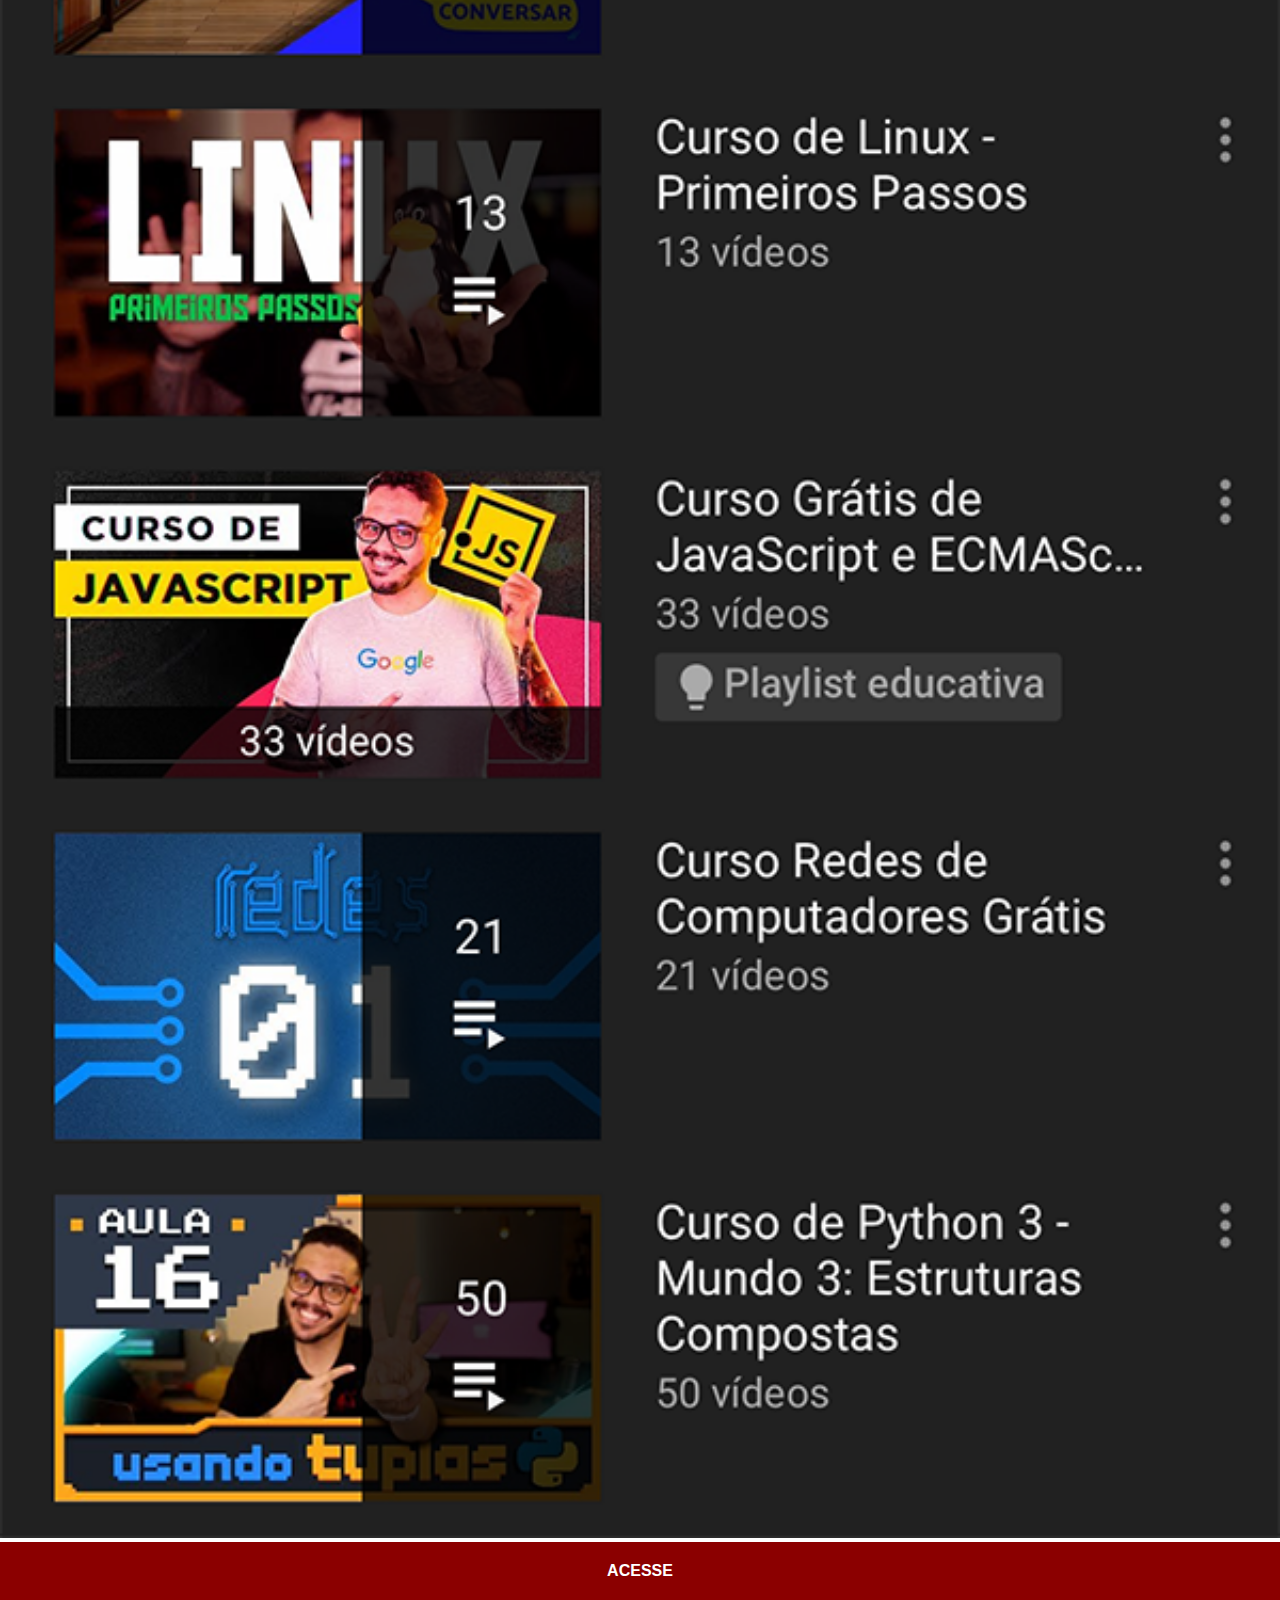
<file: yt.html>
<!DOCTYPE html>
<html lang="pt-br">
<head>
    <meta charset="UTF-8">
    <meta name="viewport" content="width=device-width, initial-scale=1.0">
    <link rel="stylesheet" href="estilos/sociais.css">
    <title>yt</title>
</head>
<body>
    <img src="pact/imagens/tela-youtube.png" alt="youtube">
    <a href="https://www.youtube.com" target="_blank">ACESSE</a>
</html>
</file>
<file: css/style.css>
* {
    margin: 0px;
    padding: 0px;
    font-family: Arial, Helvetica, sans-serif;
}

hmtl, body {
    width: 100vw;
    height: 100vh;
    background-color: black;
}

body {
    background: url('../pact/imagens/fundo-madeira.jpg') top center;
    background-size: cover;
    background-attachment: fixed;
}

main {
    height: 100vh;
    position: relative;
}

#telefone {
    position: absolute;
    top: 50%;
    left: 50%;
    transform: translate(-50%, -50%);
    height: 617px;
    width: 311px;
    background: url('../pact/imagens/frame-iphone.png') no-repeat;
    background-size: contain;
}

#tela {
    position: relative;
    width: 270px;
    height: 471px;
    left: 20px;
    right: 50px;
    top: 71px;
}

#redes-sociais img {
    width: 40px;
    margin: auto;
    border-radius: 50%;
    box-shadow: 2px 2px 5px black;
    box-sizing: border-box;

}

#redes-sociais a {
    display: block;
    

}

#redes-sociais {
    text-align: right;
}

#redes-sociais img:hover {
    border: 2px solid #ffffff54;
    transform: translate(-3px, -3px);
    box-shadow: 5px 5px 10px #00000073;
}
</file>
<file: estilos/sociais.css>
* {
    padding: 0px;
    margin: 0px; 
    font-family: Arial, Helvetica, sans-serif;
}

::-webkit-scrollbar {
    height: 0px;
    width: 0px;
}

img {
    width: 100vw;
}

a {
    display: block;
    background-color: darkred;
    padding: 20px;
    color: white;
    font-weight: bolder;
    text-align: center;
    text-decoration: none;
    

}
</file>
